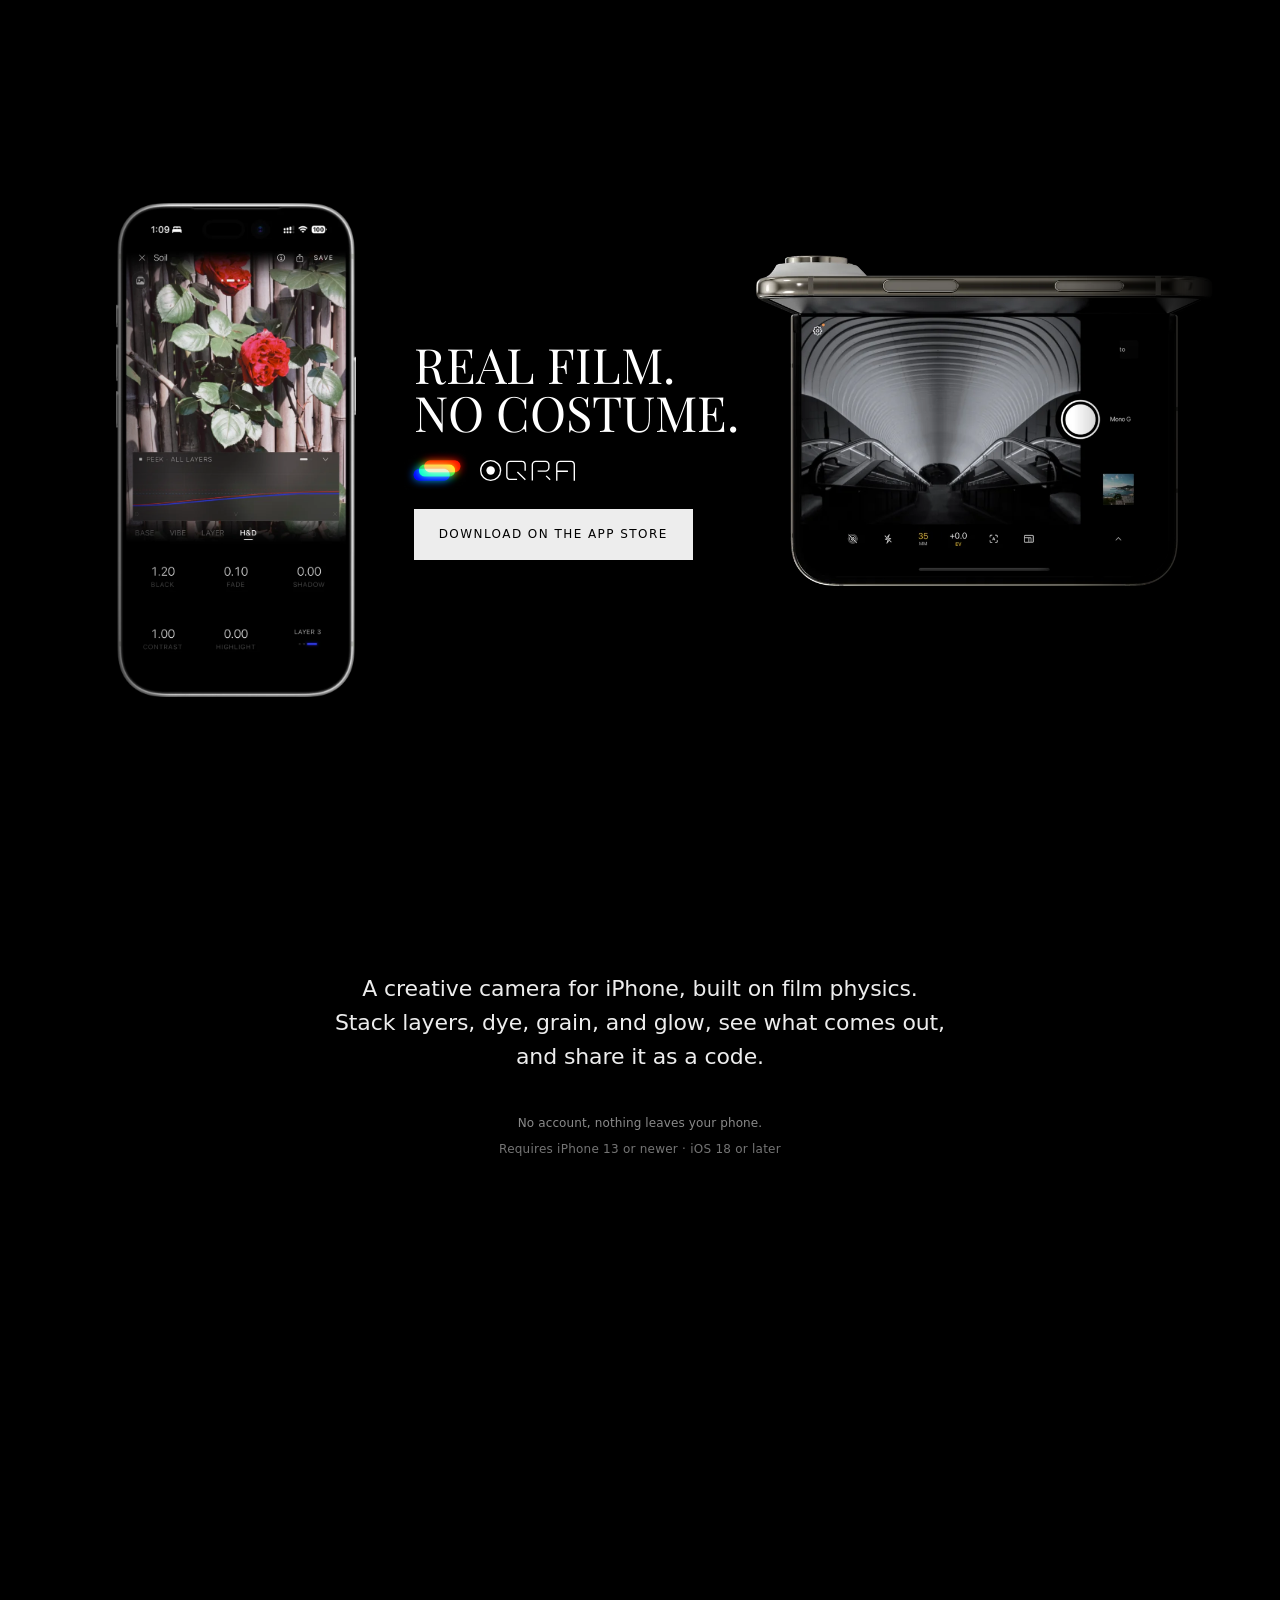
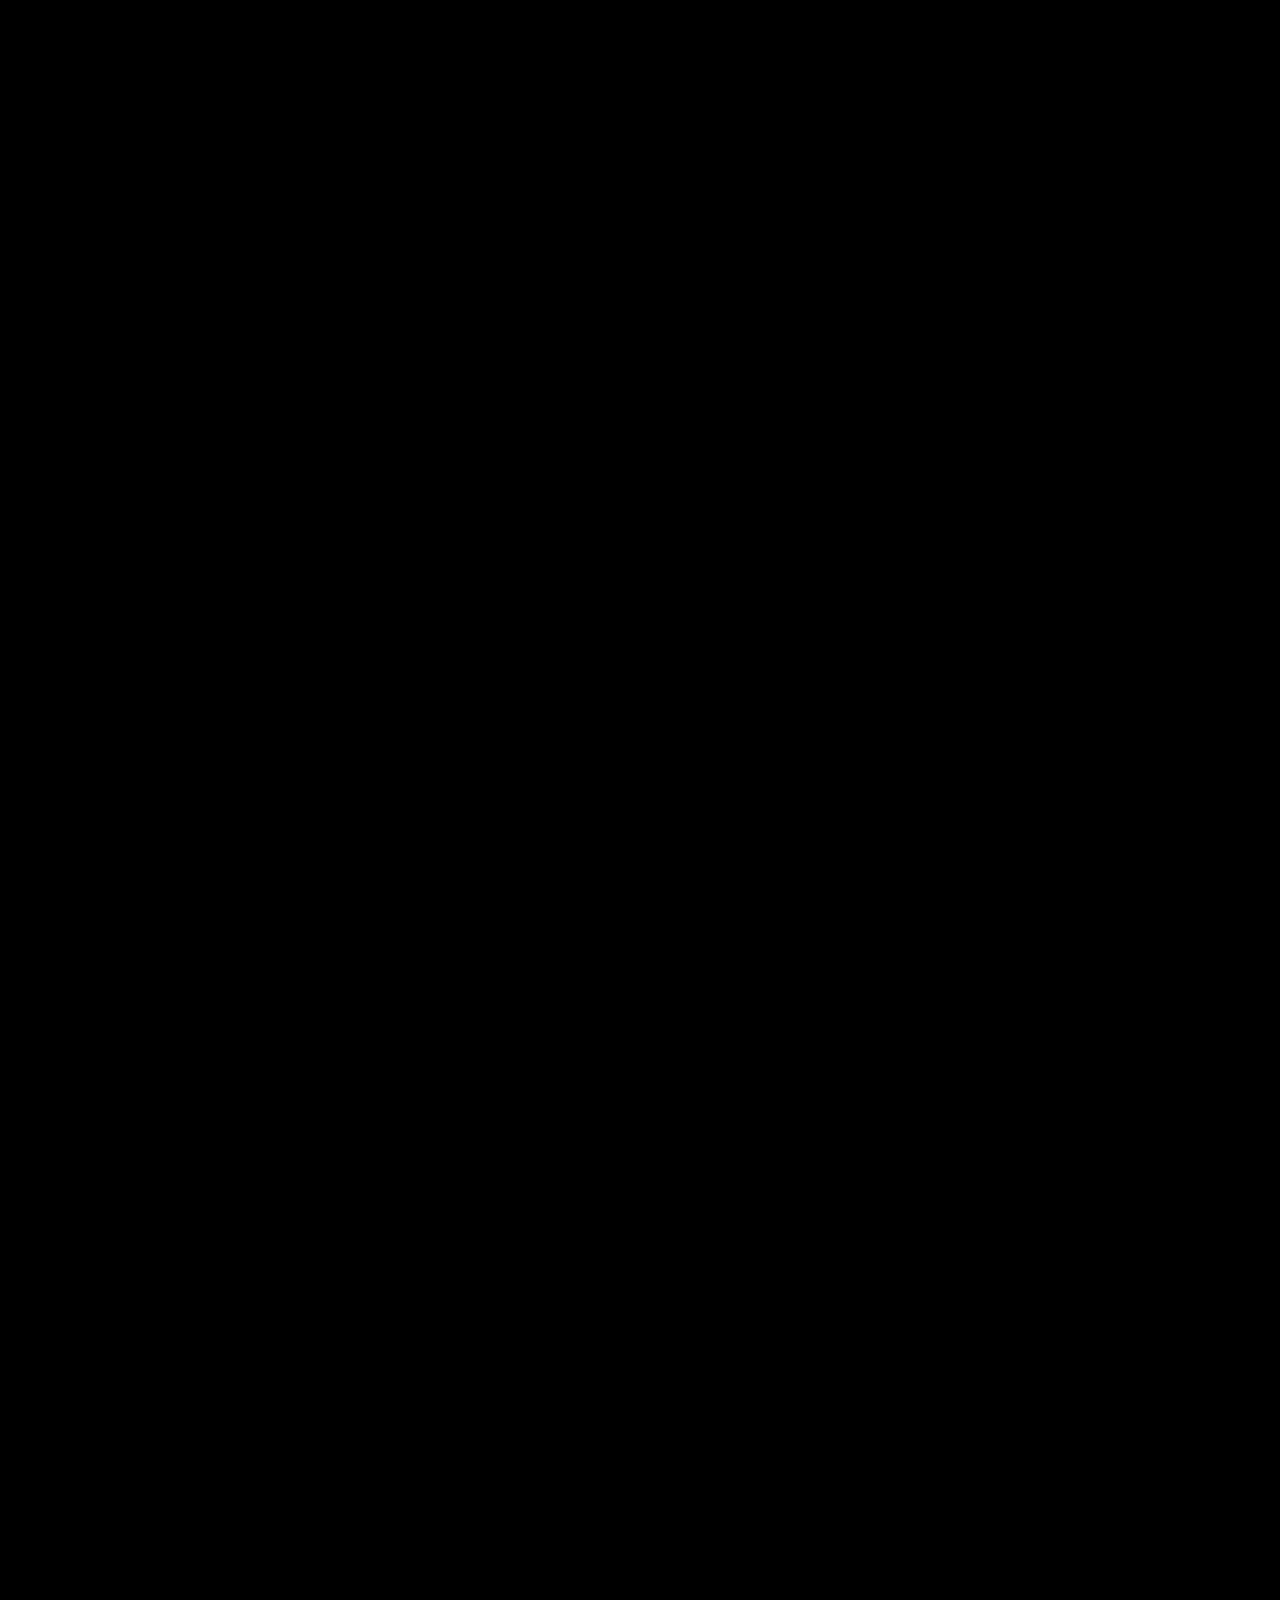
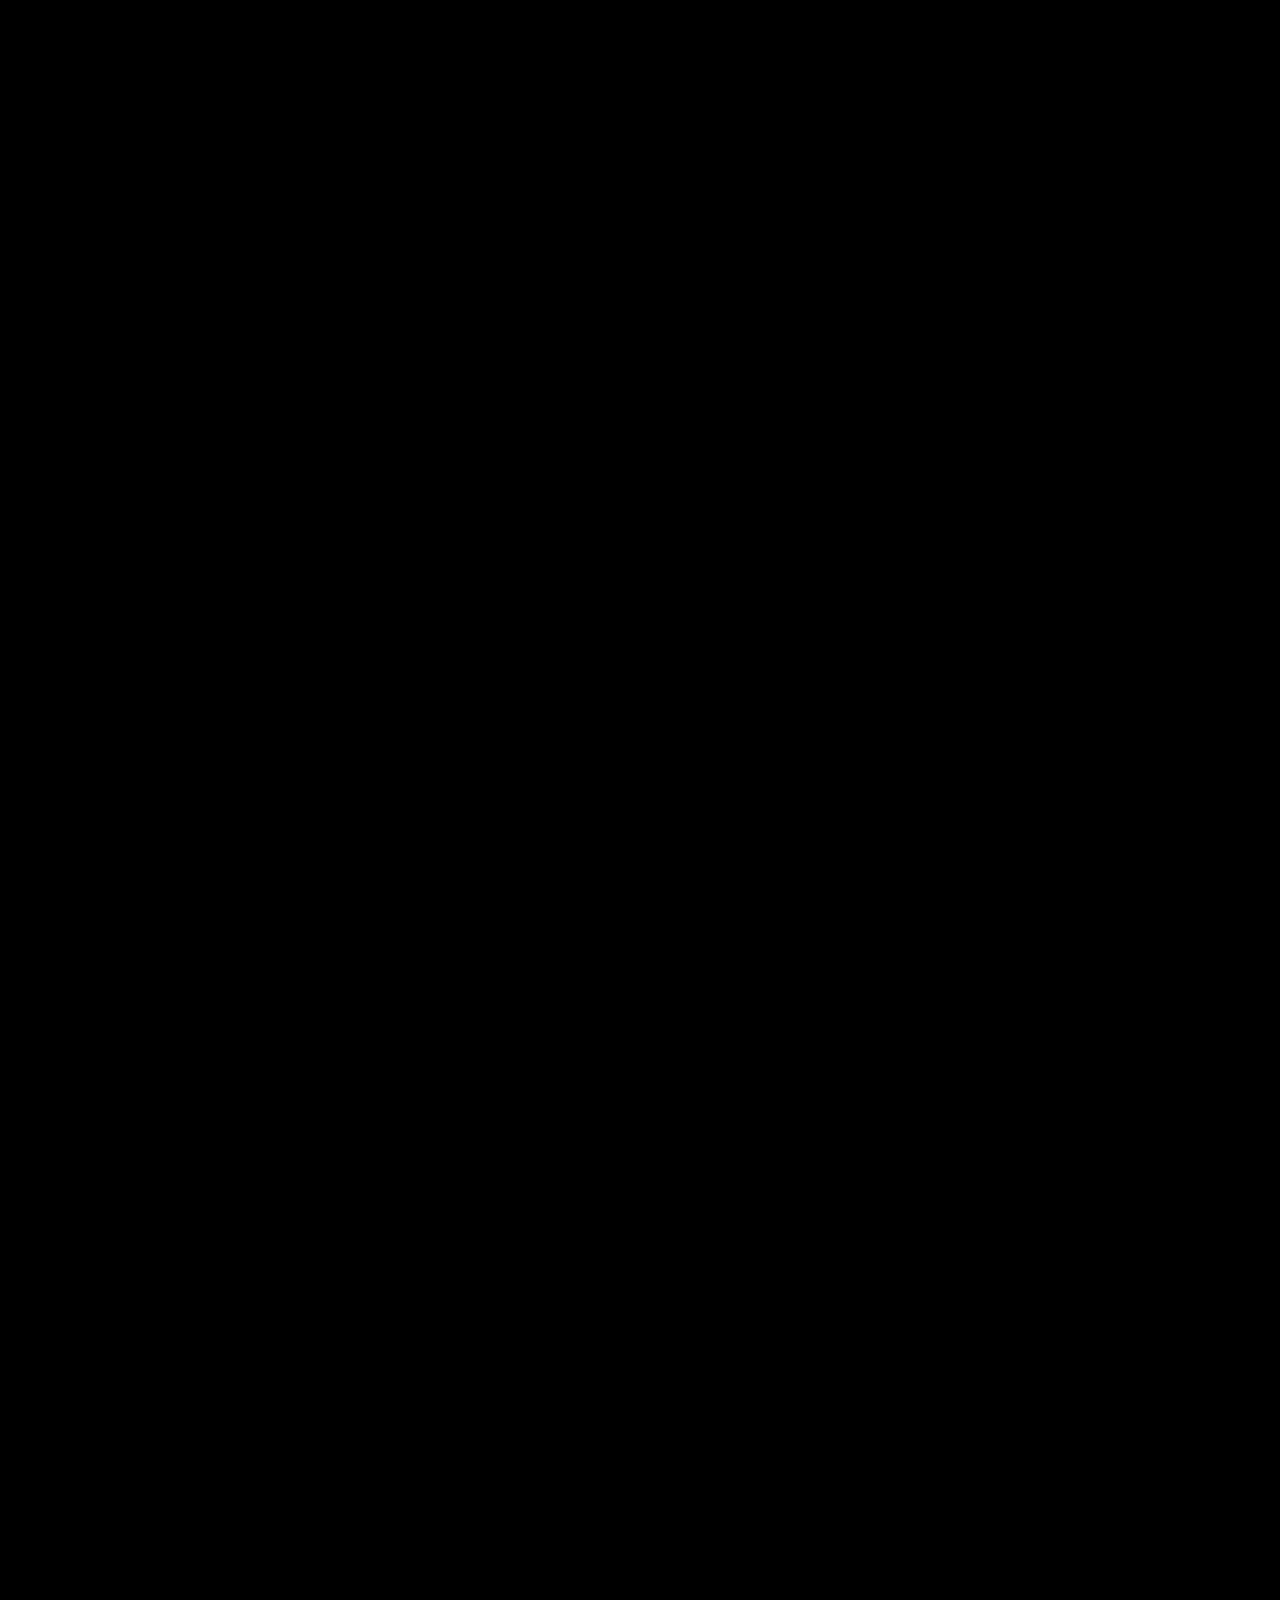
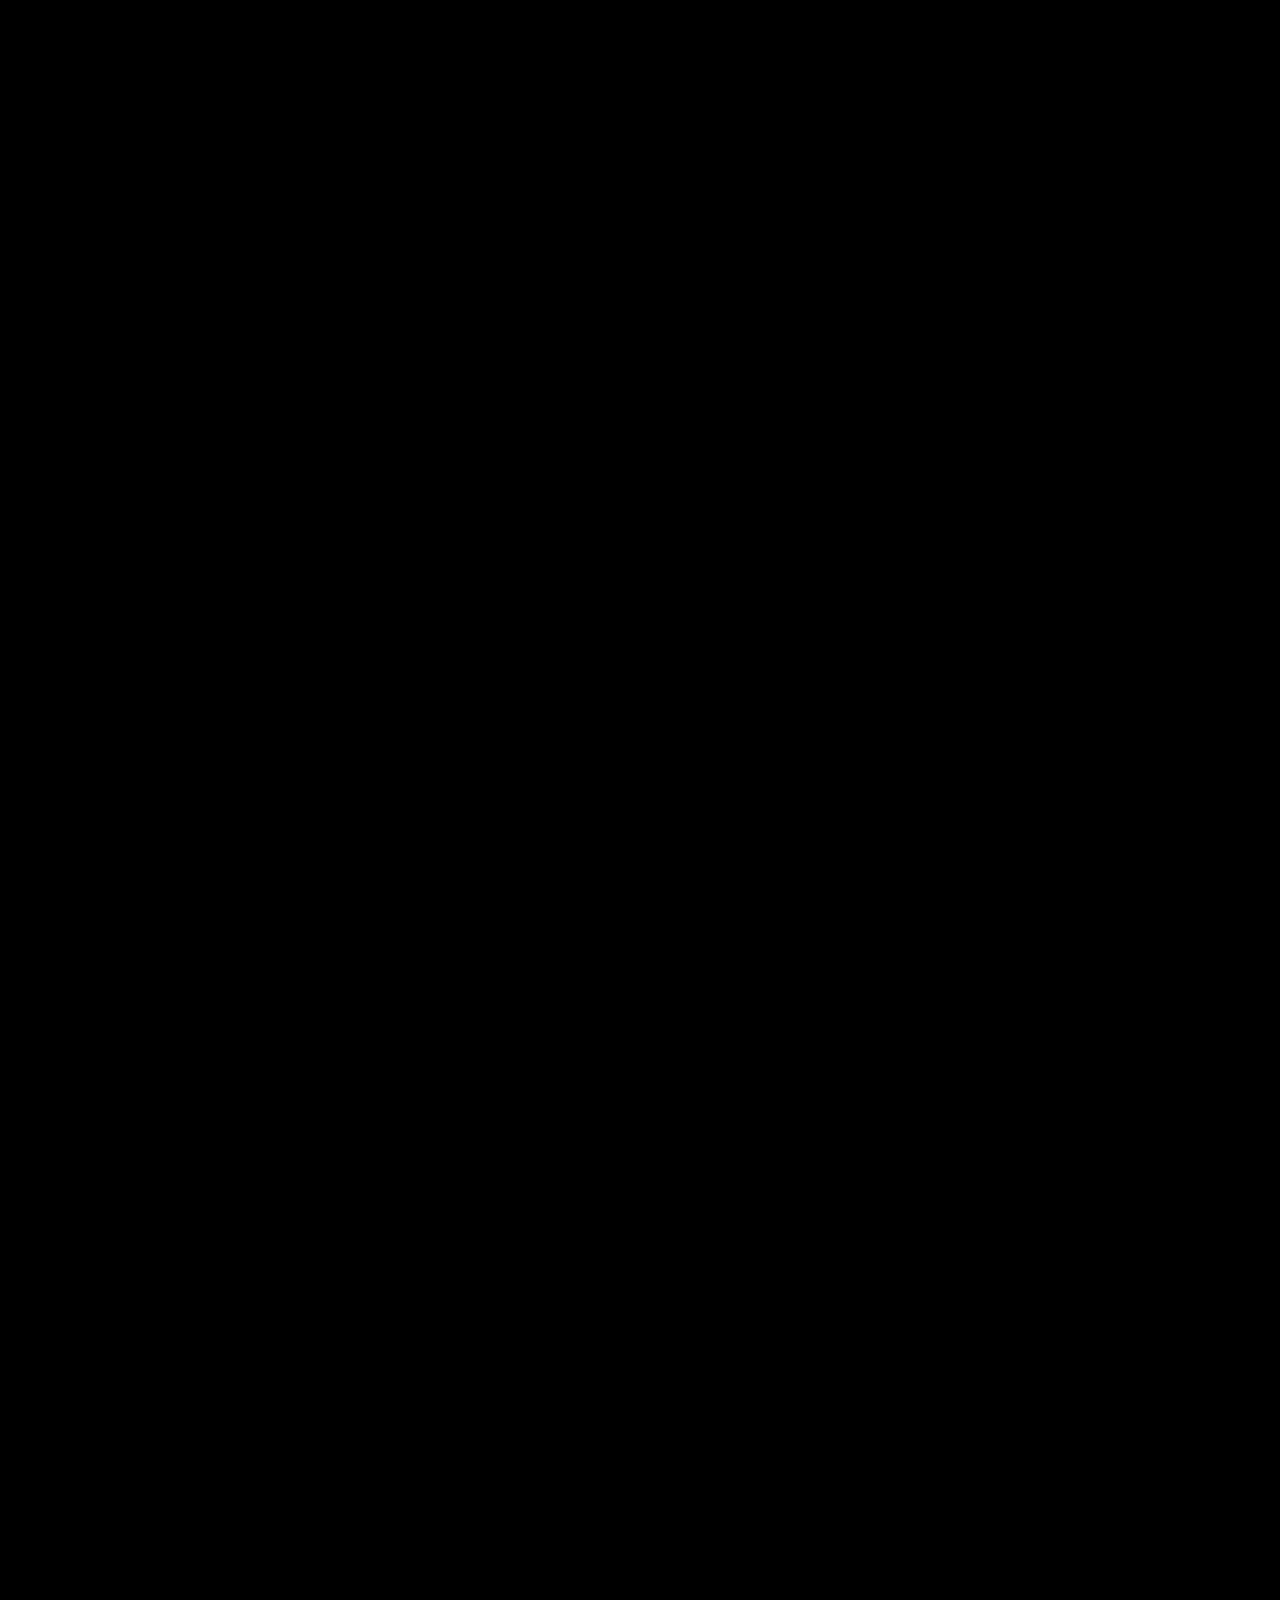
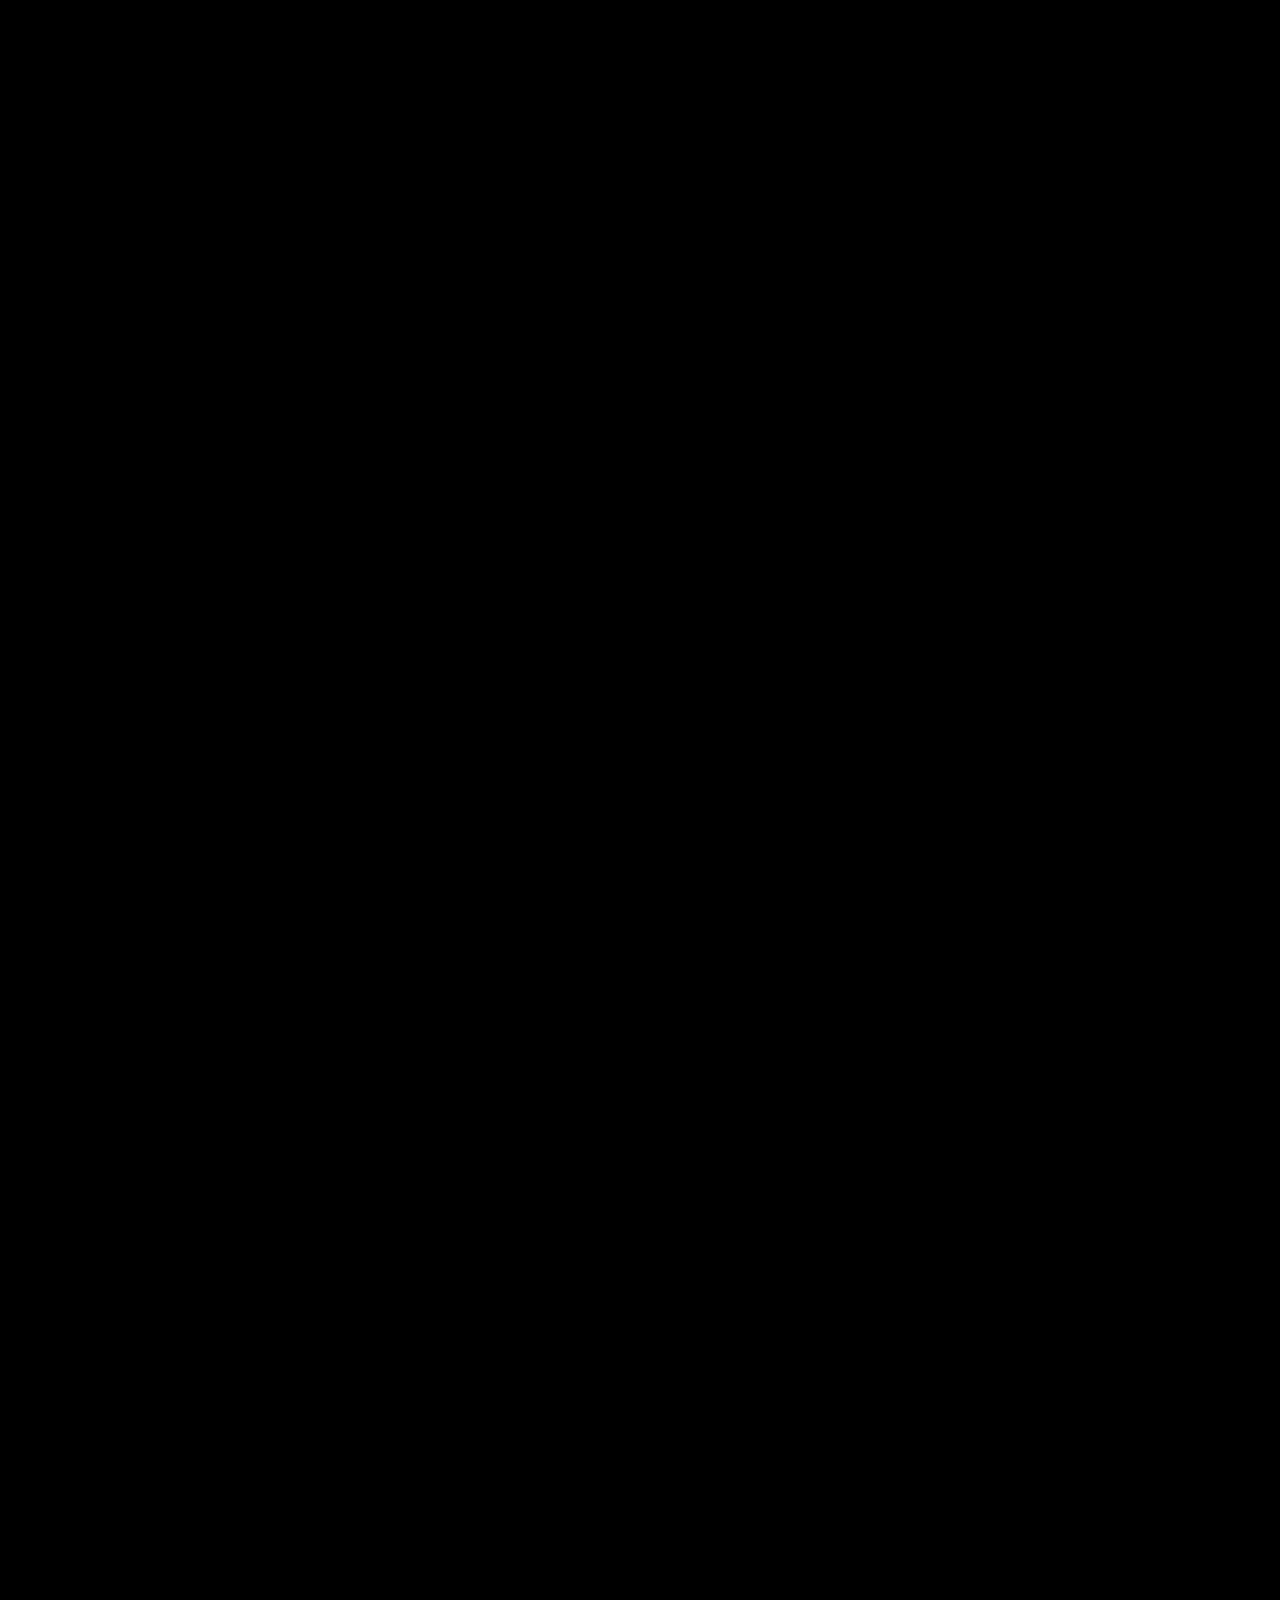
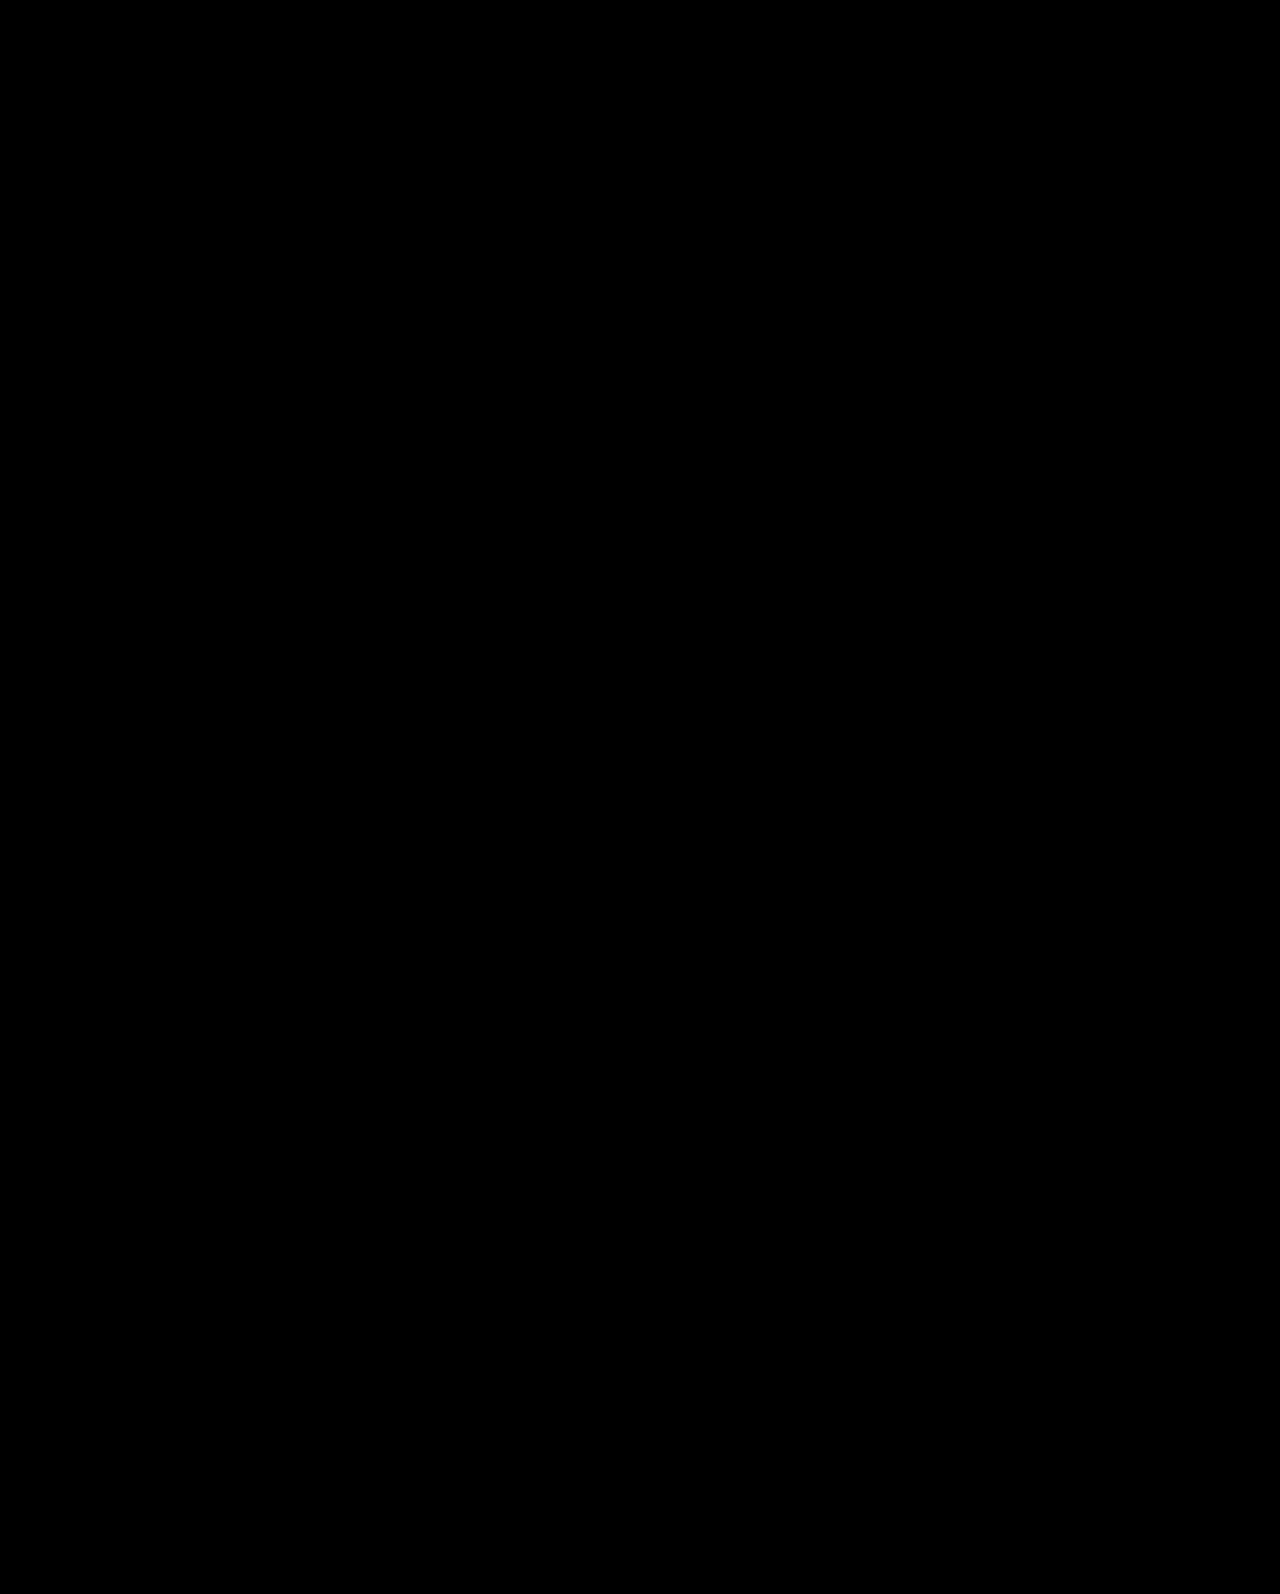
<file: index.html>
<!doctype html>
<html lang="en">
<head>
  <meta charset="utf-8" />
  <meta name="viewport" content="width=device-width, initial-scale=1" />
  <title>Oqra — a hybrid film camera for iPhone</title>
  <meta name="description" content="Oqra is a creative camera for iPhone, built on film physics. Build a preset from layers of dye, grain, and halation, then shoot with it, all on your device." />
  <link rel="canonical" href="https://oqra.app/" />
  <meta name="theme-color" content="#000000" />
  <meta name="apple-mobile-web-app-capable" content="yes" />
  <meta name="apple-mobile-web-app-status-bar-style" content="black-translucent" />
  <meta name="format-detection" content="telephone=no" />

  <!-- Open Graph / social -->
  <meta property="og:type" content="website" />
  <meta property="og:title" content="Oqra — a hybrid film camera for iPhone" />
  <meta property="og:description" content="A creative camera for iPhone, built on film physics. Load a preset or build your own, all on device." />
  <meta property="og:url" content="https://oqra.app/" />
  <meta property="og:image" content="https://oqra.app/assets/img/oqra-icon-1024.png" />
  <meta property="og:image:width" content="1024" />
  <meta property="og:image:height" content="1024" />
  <meta name="twitter:card" content="summary_large_image" />
  <meta name="twitter:image" content="https://oqra.app/assets/img/oqra-icon-1024.png" />

  <link rel="stylesheet" href="/styles.css" />
  <link rel="icon" type="image/png" href="/assets/img/oqra-mark.png" />
  <link rel="apple-touch-icon" type="image/png" href="/assets/img/oqra-apple-touch.png" />
  <link rel="manifest" href="/manifest.json" />

  <!-- Structured data (non-executable; allowed under script-src 'self'). -->
  <script type="application/ld+json">
  {
    "@context": "https://schema.org",
    "@graph": [
      {
        "@type": "SoftwareApplication",
        "name": "Oqra",
        "applicationCategory": "PhotographyApplication",
        "operatingSystem": "iOS 18+",
        "url": "https://oqra.app/",
        "image": "https://oqra.app/assets/img/oqra-icon-1024.png",
        "description": "A creative camera for iPhone, built on film physics: grain, halation, and dye, all on device. Load a preset or build your own and share it as a code.",
        "offers": { "@type": "Offer", "price": "0", "priceCurrency": "USD" }
      },
      {
        "@type": "FAQPage",
        "mainEntity": [
          { "@type": "Question", "name": "Isn't this just a filter?", "acceptedAnswer": { "@type": "Answer", "text": "No. Oqra runs a film-physics engine — every shot is rebuilt from your full-resolution RAW through light-sensitive layers, with grain, halation, and dye. The look is part of the photo, not a filter laid on top." } },
          { "@type": "Question", "name": "Does Oqra copy classic film stocks?", "acceptedAnswer": { "@type": "Answer", "text": "No. Oqra models how film behaves and leaves the look to you. Presets aren't meant to be exact replicas. They're for playing and experimenting." } },
          { "@type": "Question", "name": "What is a preset, and how do I make or share one?", "acceptedAnswer": { "@type": "Answer", "text": "A preset is a look you load, then point and shoot. Build your own in the editor and save it to your collection. Every preset folds into a recipe: share it as a link or QR code, and anyone with Oqra can add it." } },
          { "@type": "Question", "name": "Do my photos stay private?", "acceptedAnswer": { "@type": "Answer", "text": "Yes — everything develops on your phone. No account, no servers, nothing uploaded." } },
          { "@type": "Question", "name": "What iPhone do I need, and do I need a Pro?", "acceptedAnswer": { "@type": "Answer", "text": "iPhone 13 or newer, on iOS 18 or later. You do not need a Pro — Pro models capture Apple ProRAW, every other iPhone captures full-resolution DNG, and Oqra develops both." } }
        ]
      }
    ]
  }
  </script>
</head>
<body>

<!-- Page light (decorative). light.js picks the image for the section on screen from its
     data-light; hero.js fades the layer in as the hero scrolls away. -->
<div class="page-light" aria-hidden="true"><img alt=""></div>

<!-- ============================== NAV ============================== -->
<nav class="nav">
  <a class="nav__brand" href="#top" aria-label="Oqra — home"><img class="nav__logo" src="/assets/img/oqra-logo.png" alt="" width="240" height="146" /><img class="nav__wordmark" src="/assets/img/hero/oqra-wordmark.svg" alt="" width="392" height="88" /></a>
  <div class="nav__links">
    <a class="is-secondary" href="#features">Develop</a>
    <a class="is-secondary" href="#compare">See it</a>
    <a class="is-secondary" href="#build">Build &amp; share</a>
    <a href="#support">Support</a>
  </div>
</nav>

<main>

<!-- ============================== HERO ============================== -->
<section class="hero" id="top">
  <!-- The App Store poster: one row when the window is square or wider. Taller
       windows get two frames that hero.js pins and crossfades. All sizing derives
       from --u / --type in styles.css. -->
  <div class="hero__stage">
    <div class="hero__pin">

      <div class="hero__frame hero__frame--a">
        <div class="hero__copy">
          <h1>Real film.<br>No costume.</h1>
          <div class="hero__brand">
            <img class="hero__mark" src="/assets/img/oqra-logo.png" alt="" width="240" height="146" />
            <img class="hero__wordmark" src="/assets/img/hero/oqra-wordmark.svg" alt="Oqra" width="392" height="88" />
          </div>
          <div class="btn-row download-links" id="download">
            <a class="btn btn--primary" href="https://apps.apple.com/us/app/oqra-cam/id6797194544">Download on the App Store</a>
          </div>
        </div>
        <img class="hero__device hero__device--camera"
             src="/assets/img/hero/camera-1450.webp"
             srcset="/assets/img/hero/camera-800.webp 800w, /assets/img/hero/camera-1450.webp 1450w"
             sizes="(min-aspect-ratio: 1/1) 39vw, 100vw"
             alt="The Oqra camera viewfinder on an iPhone held sideways, framing a curved white tunnel"
             width="1450" height="1048" decoding="async" fetchpriority="high" />
      </div>

      <div class="hero__frame hero__frame--b">
        <img class="hero__device hero__device--edit"
             src="/assets/img/hero/edit-1100.webp"
             srcset="/assets/img/hero/edit-640.webp 640w, /assets/img/hero/edit-1100.webp 1100w"
             sizes="(min-aspect-ratio: 1/1) 21vw, 62vw"
             alt="The Oqra editor on an iPhone, with a red rose above the film-layer controls"
             width="1100" height="2268" decoding="async" />
        <p class="lead hero__lead">
          A creative camera for iPhone, built on film physics. Stack layers, dye,
          grain, and glow, see what comes out, and share it as a code.
        </p>
      </div>

    </div>
  </div>

  <div class="hero__intro download-links">
    <p class="hero__free">No account, nothing leaves your phone.</p>
    <p class="hero__req">Requires iPhone&nbsp;13 or newer · iOS&nbsp;18 or later</p>
  </div>
</section>

<!-- ============================== IMMERSIVE SAMPLES (shot on Oqra) ============================== -->
<section class="gallery" id="scenes" data-light="scene-6" aria-roledescription="carousel" aria-label="Photos shot on Oqra">
  <h2 class="gallery__title">Shot on Oqra</h2>
  <div class="gallery__stage" tabindex="0" role="group" aria-label="Photo gallery — swipe or use the arrow keys">
    <img class="gallery__img is-active" src="/assets/img/scenes/scene-6.webp" alt="A blue bay seen over tiled rooftops, with a breakwater and seaside hotels under a green headland, shot on Oqra" width="1050" height="1400" loading="lazy" decoding="async" draggable="false" />
    <img class="gallery__img" data-src="/assets/img/scenes/scene-7.webp" alt="Fireworks bursting over a beach, two people silhouetted at the water's edge, shot on Oqra" width="1050" height="1400" loading="lazy" decoding="async" draggable="false" />
    <img class="gallery__img" data-src="/assets/img/scenes/scene-8.webp" alt="Log steps climbing through a dark, misty forest, shot on Oqra" width="1050" height="1400" loading="lazy" decoding="async" draggable="false" />
    <img class="gallery__img" data-src="/assets/img/scenes/scene-1.webp" alt="Snow-capped mountains and a ski slope, shot on Oqra" width="1050" height="1400" loading="lazy" decoding="async" draggable="false" />
    <img class="gallery__img" data-src="/assets/img/scenes/scene-2.webp" alt="An old tiled-roof temple in foliage at dusk, shot on Oqra" width="1049" height="1400" loading="lazy" decoding="async" draggable="false" />
    <img class="gallery__img" data-src="/assets/img/scenes/scene-3.webp" alt="A cherry-blossom tree in full bloom, shot on Oqra" width="1050" height="1400" loading="lazy" decoding="async" draggable="false" />
    <img class="gallery__img" data-src="/assets/img/scenes/scene-4.webp" alt="A museum interior in black and white, shot on Oqra" width="1050" height="1400" loading="lazy" decoding="async" draggable="false" />
    <img class="gallery__img" data-src="/assets/img/scenes/scene-5.webp" alt="A waterfront cycle path at dusk under a curving canopy, city lights along the lake, shot on Oqra" width="1050" height="1400" loading="lazy" decoding="async" draggable="false" />
  </div>
  <div class="gallery__controls">
    <button type="button" class="gallery__nav" data-dir="-1" aria-label="Previous photo">
      <svg viewBox="0 0 14 14" aria-hidden="true"><path d="M9.5 1 L3.5 7 L9.5 13" fill="none" stroke="currentColor" stroke-width="1.5"/></svg>
    </button>
    <span class="gallery__counter" aria-live="polite" aria-atomic="true">01 / 08</span>
    <button type="button" class="gallery__nav" data-dir="1" aria-label="Next photo">
      <svg viewBox="0 0 14 14" aria-hidden="true"><path d="M4.5 1 L10.5 7 L4.5 13" fill="none" stroke="currentColor" stroke-width="1.5"/></svg>
    </button>
  </div>
</section>

<!-- ============================== FEATURES ============================== -->
<section class="divided" id="features" data-light="build-7-halation">
  <div class="container--wide">
    <!-- Develop: scroll-driven, sticky build-up. ONE real Snow capture
         (developed through a shared Verdigris recipe) walked through the whole
         pipeline — 9 real FilmBoCore renders (raw capture → developed signal →
         the film build-up) wiped in vertically, led by a black bar, as the
         section scrolls. Engine pitch pins on the left; the frame builds on the
         right. stepper.js maps scroll progress → per-image clip-path + caption. -->
    <div class="develop" id="develop">
      <div class="develop__sticky">
        <div class="develop__grid">
          <div class="develop__text">
            <p class="tag">Capture, then develop</p>
            <h2 class="develop__title">A camera on one side, a darkroom on the other.</h2>
          </div>
          <div class="develop__stage">
            <div class="develop__frame" role="img" aria-label="One real snow photo being developed, step by step: the raw capture, then Apple's developed photo, then the layers adding their colour and grain, a warm glow around the highlights, and a final tint on the finished frame.">
            <img class="develop__img" data-i="0" data-name="Raw capture" data-sub="Straight from the camera, untouched" src="/assets/img/samples/build-0-raw.webp" alt="The raw iPhone capture, straight from the camera" width="900" height="900" loading="lazy" decoding="async" draggable="false" />
            <img class="develop__img" data-i="1" data-name="Developed" data-sub="Apple's RAW processing — cleaned up and colour-corrected" src="/assets/img/samples/build-1-capture.webp" alt="The capture after Apple's RAW processing" width="900" height="900" loading="lazy" decoding="async" draggable="false" />
            <img class="develop__img" data-i="2" data-name="One layer, silver" data-sub="The first light-sensitive layer turns light into tone" src="/assets/img/samples/build-2-silver.webp" alt="The first layer turned to grey tone" width="900" height="900" loading="lazy" decoding="async" draggable="false" />
            <img class="develop__img" data-i="3" data-name="One layer, in colour" data-sub="That layer takes on its colour, and its grain" src="/assets/img/samples/build-3-record.webp" alt="That layer in colour, with its grain" width="900" height="900" loading="lazy" decoding="async" draggable="false" />
            <img class="develop__img" data-i="4" data-name="Two layers" data-sub="The green-sensitive layer adds its colour" src="/assets/img/samples/build-4-two.webp" alt="Two layers combined — green added" width="900" height="900" loading="lazy" decoding="async" draggable="false" />
            <img class="develop__img" data-i="5" data-name="Three layers" data-sub="The blue-sensitive layer joins in" src="/assets/img/samples/build-5-three.webp" alt="Three layers combined — blue added" width="900" height="900" loading="lazy" decoding="async" draggable="false" />
            <img class="develop__img" data-i="6" data-name="Four layers" data-sub="The last layer balances the whole colour" src="/assets/img/samples/build-6-four.webp" alt="All four layers — colour balanced" width="900" height="900" loading="lazy" decoding="async" draggable="false" />
            <img class="develop__img" data-i="7" data-name="Halation" data-sub="A warm glow blooms around the brightest spots" src="/assets/img/samples/build-7-halation.webp" alt="A warm glow around the brightest highlights" width="900" height="900" loading="lazy" decoding="async" draggable="false" />
            <img class="develop__img" data-i="8" data-name="The print" data-sub="A final tint lands — your finished frame" src="/assets/img/samples/build-8-tint.webp" alt="The finished frame after the final tint" width="900" height="900" loading="lazy" decoding="async" draggable="false" />
            <div class="develop__bar" aria-hidden="true"></div>
            <div class="develop__cap">
              <span class="develop__name" id="buildName">Raw capture</span>
              <span class="develop__sub" id="buildSub">Straight from the camera, before any developing</span>
              <span class="develop__count" id="buildCount" aria-hidden="true">01 / 09</span>
            </div>
            </div>
            <div class="develop__scrub" role="slider" tabindex="0"
                 aria-label="Develop the photo — drag to move through the stages"
                 aria-valuemin="0" aria-valuemax="8" aria-valuenow="8">
              <div class="develop__scrub-gray" aria-hidden="true"></div>
              <div class="develop__scrub-color" aria-hidden="true"></div>
              <div class="develop__scrub-handle" aria-hidden="true">‹ ›</div>
            </div>
            <button type="button" class="develop__replay" id="developReplay">
              <svg class="develop__replay-icon" viewBox="0 0 24 24" fill="none" stroke="currentColor" stroke-width="2" stroke-linecap="square" stroke-linejoin="miter" aria-hidden="true">
                <polyline points="1 4 1 10 7 10" />
                <path d="M3.51 15a9 9 0 1 0 2.13-9.36L1 10" />
              </svg>
              Replay
            </button>
          </div>
          <p class="develop__intro">A film-physics engine builds the look from
             light-sensitive layers, each with its own tone, dye, and grain —
             the way film does. The look is developed <em>into</em> the
             photo, not a filter on top.</p>
        </div>
      </div>
    </div>
  </div>
</section>

<!-- ============================== SEE THE FILMS (before / after) ============================== -->
<section class="divided" id="compare" data-light="street_golden">
  <div class="container">
    <p class="tag">See the presets</p>
    <h2>The same frame, two ways.</h2>
    <p class="lead">
      Drag the divider — left is the original photo, right is the same shot
      developed through Oqra's film engine. Switch the scene and the preset below.
    </p>

    <div class="ba" id="ba" style="--split:50%;" tabindex="0"
         role="slider" aria-label="Before / after reveal — drag, or use the left and right arrow keys"
         aria-valuemin="0" aria-valuemax="100" aria-valuenow="50" aria-valuetext="50% developed">
      <img class="ba__img ba__after"  id="baAfter"  src="/assets/img/samples/street_golden.webp" alt="Developed in Oqra" width="1024" height="1024" loading="lazy" decoding="async" draggable="false" />
      <img class="ba__img ba__before" id="baBefore" src="/assets/img/samples/street_og.webp" alt="Original capture" width="1024" height="1024" loading="lazy" decoding="async" draggable="false" />
      <span class="ba__label ba__label--l">Original</span>
      <span class="ba__label ba__label--r" id="baLabelR">Golden</span>
      <div class="ba__line"><div class="ba__handle" aria-hidden="true">‹ ›</div></div>
    </div>

    <div class="ba__controls">
      <div class="seg" id="sceneSeg" aria-label="Scene">
        <button class="active" type="button" data-scene="street">Street</button>
        <button type="button" data-scene="bay">Bay</button>
        <button type="button" data-scene="river">River</button>
        <button type="button" data-scene="pier">Pier</button>
        <button type="button" data-scene="cherry">Cherry</button>
      </div>
      <div class="seg" id="lookSeg" aria-label="Preset">
        <button class="active" type="button" data-look="golden">Golden</button>
        <button type="button" data-look="sunburn">Sunburn</button>
        <button type="button" data-look="window">Window</button>
        <button type="button" data-look="monor">Mono R</button>
      </div>
      <p class="ba__note" id="baNote">Warm, peach-toned light</p>
    </div>
  </div>
</section>

<!-- ============================== BUILD & SHARE ============================== -->
<section class="divided prose" id="build" data-light="edit-1000">
  <div class="container--wide">
    <p class="tag">Build &amp; share</p>
    <h2>Build your own preset, then share it</h2>
    <p class="lead">A preset is a look you build layer by layer. It doesn't have to
      match any film stock. Every preset folds into a recipe you can share as a
      link or QR code.</p>

    <!-- Two groups in one row: sideways.js pins this and turns scrolling down into
         moving left. The second group stays hidden until the first fades away, and the
         intro swaps with them. Without JS the row swipes by hand and both intros show. -->
    <div class="flows">
      <div class="flows__pin">
        <div class="flows__caps">
          <div class="flow__cap">
            <h3>Build &amp; collect</h3>
            <p>Keep your presets in a collection, one tap from shooting. Open one to tune its tint, halation, and dye.</p>
          </div>
          <div class="flow__cap">
            <h3>Share</h3>
            <p>Send a preset as a QR code or a link. Or develop a shot into a poster: Oqra Morse, the line of dots along its edge, carries the recipe.</p>
          </div>
        </div>
        <div class="flows__window">
          <div class="flows__track">
            <div class="flows__pair">
              <img class="flow__shot flow__shot--wide" src="/assets/img/flow/edit-1000.webp" srcset="/assets/img/flow/edit-1000.webp 1000w, /assets/img/flow/edit-1800.webp 1800w" sizes="(min-aspect-ratio: 1/1) 55vw, 100vw" alt="The Oqra film editor held sideways: a night harbour photo beside tint, saturation, halation, and dye controls" width="1800" height="1308" loading="lazy" decoding="async" draggable="false" />
              <img class="flow__shot flow__shot--tall" src="/assets/img/flow/collection-640.webp" srcset="/assets/img/flow/collection-640.webp 640w, /assets/img/flow/collection-1073.webp 1073w" sizes="(min-aspect-ratio: 1/1) 25vw, 60vw" alt="The Oqra collection: a grid of saved films, with a starred section on top" width="1073" height="2226" loading="lazy" decoding="async" draggable="false" />
            </div>
            <div class="flows__pair">
              <img class="flow__shot flow__shot--wide" src="/assets/img/flow/process-1000.webp" srcset="/assets/img/flow/process-1000.webp 1000w, /assets/img/flow/process-1800.webp 1800w" sizes="(min-aspect-ratio: 1/1) 55vw, 100vw" alt="The Oqra process screen held sideways: a white-bordered print of a night street, with a dotted code along its bottom edge" width="1800" height="1308" loading="lazy" decoding="async" draggable="false" />
              <img class="flow__shot flow__shot--tall" src="/assets/img/flow/qr-640.webp" srcset="/assets/img/flow/qr-640.webp 640w, /assets/img/flow/qr-1081.webp 1081w" sizes="(min-aspect-ratio: 1/1) 25vw, 60vw" alt="The Oqra share screen: a QR code for a film called STD, with an oqra.app link" width="1081" height="2226" loading="lazy" decoding="async" draggable="false" />
            </div>
          </div>
        </div>
      </div>
    </div>
  </div>
</section>

<!-- ============================== BUILT FOR IPHONE (native capture) ============================== -->
<section class="divided" id="native" data-light="native-control">
  <div class="container--wide">
    <!-- Taller than square, sideways.js pins the head and moves only the cards left. -->
    <div class="native-run">
    <div class="native-run__pin">
    <p class="tag">Built for iPhone</p>
    <h2>Shoot before you even unlock.</h2>
    <p class="lead">Click the Camera Control button on your Lock Screen and Oqra is
      already capturing — no unlock, no app-switch.</p>
    <div class="native-run__window">
    <div class="features">
      <div class="feature">
        <div class="feature__banner">
          <img src="/assets/img/app/native-control.webp" alt="Oqra's on-screen camera controls on iPhone" width="1200" height="600" loading="lazy" decoding="async" />
        </div>
        <div class="feature__text">
          <h3>Camera Control ready</h3>
          <p>Frame, focus, and shoot from the Lock Screen button<span class="ref">*</span> — no unlock, no app-switch.</p>
        </div>
      </div>
      <div class="feature">
        <div class="feature__banner">
          <img src="/assets/img/app/native-raw.webp" alt="Oqra's capture settings — 48 MP photo size and RAW style" width="760" height="380" loading="lazy" decoding="async" />
        </div>
        <div class="feature__text">
          <h3>ProRAW &amp; RAW</h3>
          <p>Apple&nbsp;ProRAW<span class="ref">†</span> and up to 48&nbsp;MP — developed from the best file your device captures.</p>
        </div>
      </div>
      <div class="feature">
        <div class="feature__banner">
          <img src="/assets/img/app/native-live.webp" alt="The Live Photo control switched on in Oqra" width="1200" height="600" loading="lazy" decoding="async" />
        </div>
        <div class="feature__text">
          <h3>Captures Live Photos</h3>
          <p>Your Live Photos get the same look — motion and all.</p>
        </div>
      </div>
    </div>
    </div>
    </div>
    </div>
    <p class="features-note"><span class="ref">*</span> Camera Control requires an iPhone with the Camera&nbsp;Control button.<br><span class="ref">†</span> ProRAW on Pro iPhones; full-resolution DNG on every other model.</p>
    <p class="legal-note">Apple, iPhone, Live&nbsp;Photos, ProRAW, and Camera&nbsp;Control are trademarks of Apple&nbsp;Inc., registered in the U.S. and other countries and regions. DNG is a trademark of Adobe&nbsp;Inc. Oqra is an independent product and has not been authorized, sponsored, or otherwise approved by Apple&nbsp;Inc.</p>
  </div>
</section>

<!-- ============================== SUPPORT (Q&A + contact) ============================== -->
<section class="divided prose" id="support">
  <div class="container">
    <p class="tag">Help</p>
    <h2>Support &amp; questions</h2>
    <p class="lead">The fastest way to reach us is email — we read every message.</p>
    <div class="btn-row">
      <a class="btn btn--primary" href="mailto:support@oqra.app?subject=Oqra%20Support">Email support</a>
    </div>
    <p>Found a bug or have a request? Email
      <a href="mailto:support@oqra.app?subject=Oqra%20Bug%2FFeedback">support@oqra.app</a>
      with your iPhone model, iOS version, and a screenshot if you can.</p>

    <div class="faq">
      <details class="faq__item">
        <summary>Isn't this just a filter?</summary>
        <div class="faq__a"><p>No. Oqra runs a film-physics engine — every
          shot is rebuilt from your full-resolution RAW through light-sensitive
          layers, with grain, halation, and dye. The look is part of the photo,
          not a filter laid on top.</p></div>
      </details>
      <details class="faq__item">
        <summary>Does Oqra copy classic film stocks?</summary>
        <div class="faq__a"><p>No. Oqra models how film behaves and leaves the look
          to you. Presets aren't meant to be exact replicas. They're for playing
          and experimenting.</p></div>
      </details>
      <details class="faq__item">
        <summary>What's a preset, and how do I make or share one?</summary>
        <div class="faq__a"><p>A preset is a look you load, then point and shoot. Build
          your own in the editor — set each layer's tone, dye, grain, and contrast
          — and save it to your collection. Every preset folds into a recipe: share
          it as a link or QR code, and anyone with Oqra can add it.
          Sent one to open? Tap their oqra.app/p/… link or scan the QR and it loads
          straight in.</p></div>
      </details>
      <details class="faq__item">
        <summary>Can I apply a preset to photos I've already taken, or change it later?</summary>
        <div class="faq__a"><p>Yes to both. Open a preset in the editor, load a photo
          from your library or Files, and export it to develop and save a copy.
          Shots you take in Oqra develop as you shoot, and with
          Keep RAW Original on you can develop a RAW shot again from the
          album. That edit changes only that photo.</p></div>
      </details>
      <details class="faq__item">
        <summary>Does it shoot video, or just photos?</summary>
        <div class="faq__a"><p>Both. Alongside photos and Live&nbsp;Photos, Oqra
          records film clips up to 30&nbsp;seconds long (1920×1440, 24&nbsp;fps),
          developed through the same preset.</p></div>
      </details>
      <details class="faq__item">
        <summary>Do my photos stay private?</summary>
        <div class="faq__a"><p>Yes — everything develops on your phone. No account, no
          servers, nothing uploaded. See the <a href="/privacy">privacy policy</a>.</p></div>
      </details>
      <details class="faq__item">
        <summary>What iPhone do I need — and do I need a Pro?</summary>
        <div class="faq__a"><p>iPhone&nbsp;13 or newer, on iOS&nbsp;18 or later. You
          don't need a Pro: Pro
          models capture in Apple&nbsp;ProRAW, every other iPhone captures
          full-resolution DNG, and Oqra develops both. ProRAW gives the engine the
          most to work with, so results can vary a little with what your camera
          captures — but a non-Pro iPhone is fully supported.</p></div>
      </details>
    </div>
  </div>
</section>

</main>

<!-- ============================== FOOTER ============================== -->
<footer class="site-footer">
  <div class="site-footer__inner">
    <a class="nav__brand" href="#top" aria-label="Oqra — home"><img class="nav__logo" src="/assets/img/oqra-logo.png" alt="" width="240" height="146" /><img class="nav__wordmark" src="/assets/img/hero/oqra-wordmark.svg" alt="" width="392" height="88" /></a>
    <nav class="site-footer__links">
      <a href="#support">Support</a>
      <a href="/privacy">Privacy Policy</a>
      <a href="mailto:support@oqra.app">Contact</a>
    </nav>
    <div class="site-footer__tagline">Orchestra of Aura</div>
    <div class="site-footer__legal">© 2026 Oqra</div>
  </div>
</footer>

<script src="/scroll.js" defer></script>
<script src="/hero.js" defer></script>
<script src="/light.js" defer></script>
<script src="/compare.js" defer></script>
<script src="/stepper.js" defer></script>
<script src="/sideways.js" defer></script>
<script src="/reveal.js" defer></script>
<script src="/gallery.js" defer></script>
<script src="/nav.js" defer></script>
<script src="/faq.js" defer></script>
</body>
</html>
</file>
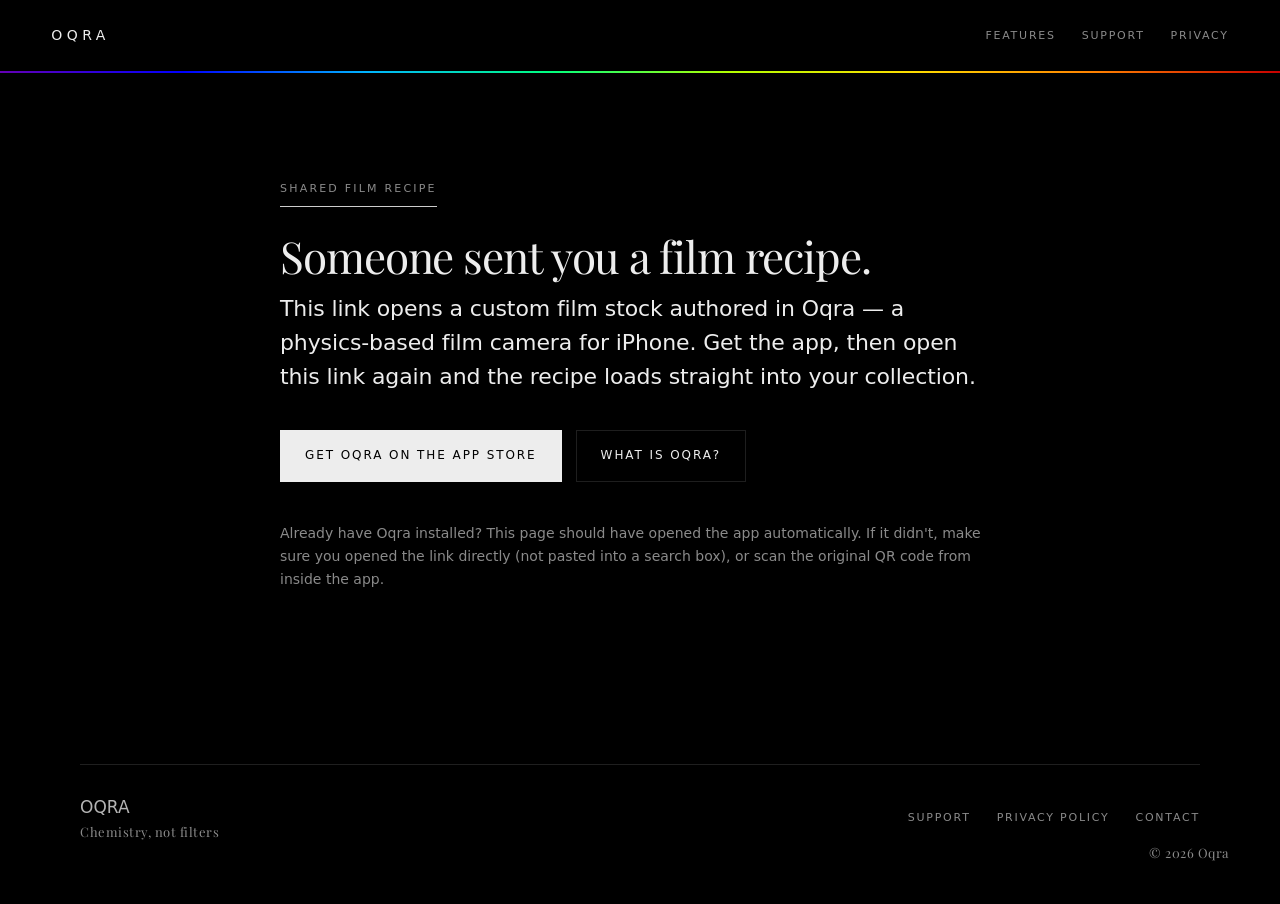
<file: p/index.html>
<!doctype html>
<html lang="en">
<head>
  <meta charset="utf-8" />
  <meta name="viewport" content="width=device-width, initial-scale=1" />
  <title>A film recipe was shared with you — Oqra</title>
  <meta name="description" content="Someone shared an Oqra film recipe with you. Get Oqra for iPhone to open it." />
  <meta name="robots" content="noindex" />
  <link rel="stylesheet" href="../styles.css" />
</head>
<body>

<nav class="nav">
  <a class="nav__brand" href="/">OQRA</a>
  <div class="nav__links">
    <a class="is-secondary" href="/index.html#features">Features</a>
    <a href="/support.html">Support</a>
    <a href="/privacy.html">Privacy</a>
  </div>
</nav>

<section class="prose">
  <div class="container">
    <p class="tag">Shared film recipe</p>
    <h1>Someone sent you a film recipe.</h1>
    <p class="lead">
      This link opens a custom film stock authored in <strong>Oqra</strong> —
      a physics-based film camera for iPhone. Get the app, then open this link
      again and the recipe loads straight into your collection.
    </p>
    <div class="btn-row">
      <!-- TODO: swap href for your App Store link -->
      <a class="btn btn--primary" href="#">Get Oqra on the App&nbsp;Store</a>
      <a class="btn" href="/index.html">What is Oqra?</a>
    </div>
    <p style="margin-top:40px;color:var(--ink-faint);font-size:14px;">
      Already have Oqra installed? This page should have opened the app
      automatically. If it didn't, make sure you opened the link directly
      (not pasted into a search box), or scan the original QR code from inside
      the app.
    </p>
  </div>
</section>

<footer class="site-footer">
  <div class="site-footer__inner">
    <div>
      <div class="site-footer__brand">OQRA</div>
      <div class="site-footer__tagline">Chemistry, not filters</div>
    </div>
    <nav class="site-footer__links">
      <a href="/support.html">Support</a>
      <a href="/privacy.html">Privacy Policy</a>
      <a href="mailto:fantasyqkm@gmail.com">Contact</a>
    </nav>
  </div>
  <div class="site-footer__legal">© 2026 Oqra</div>
</footer>

</body>
</html>
</file>
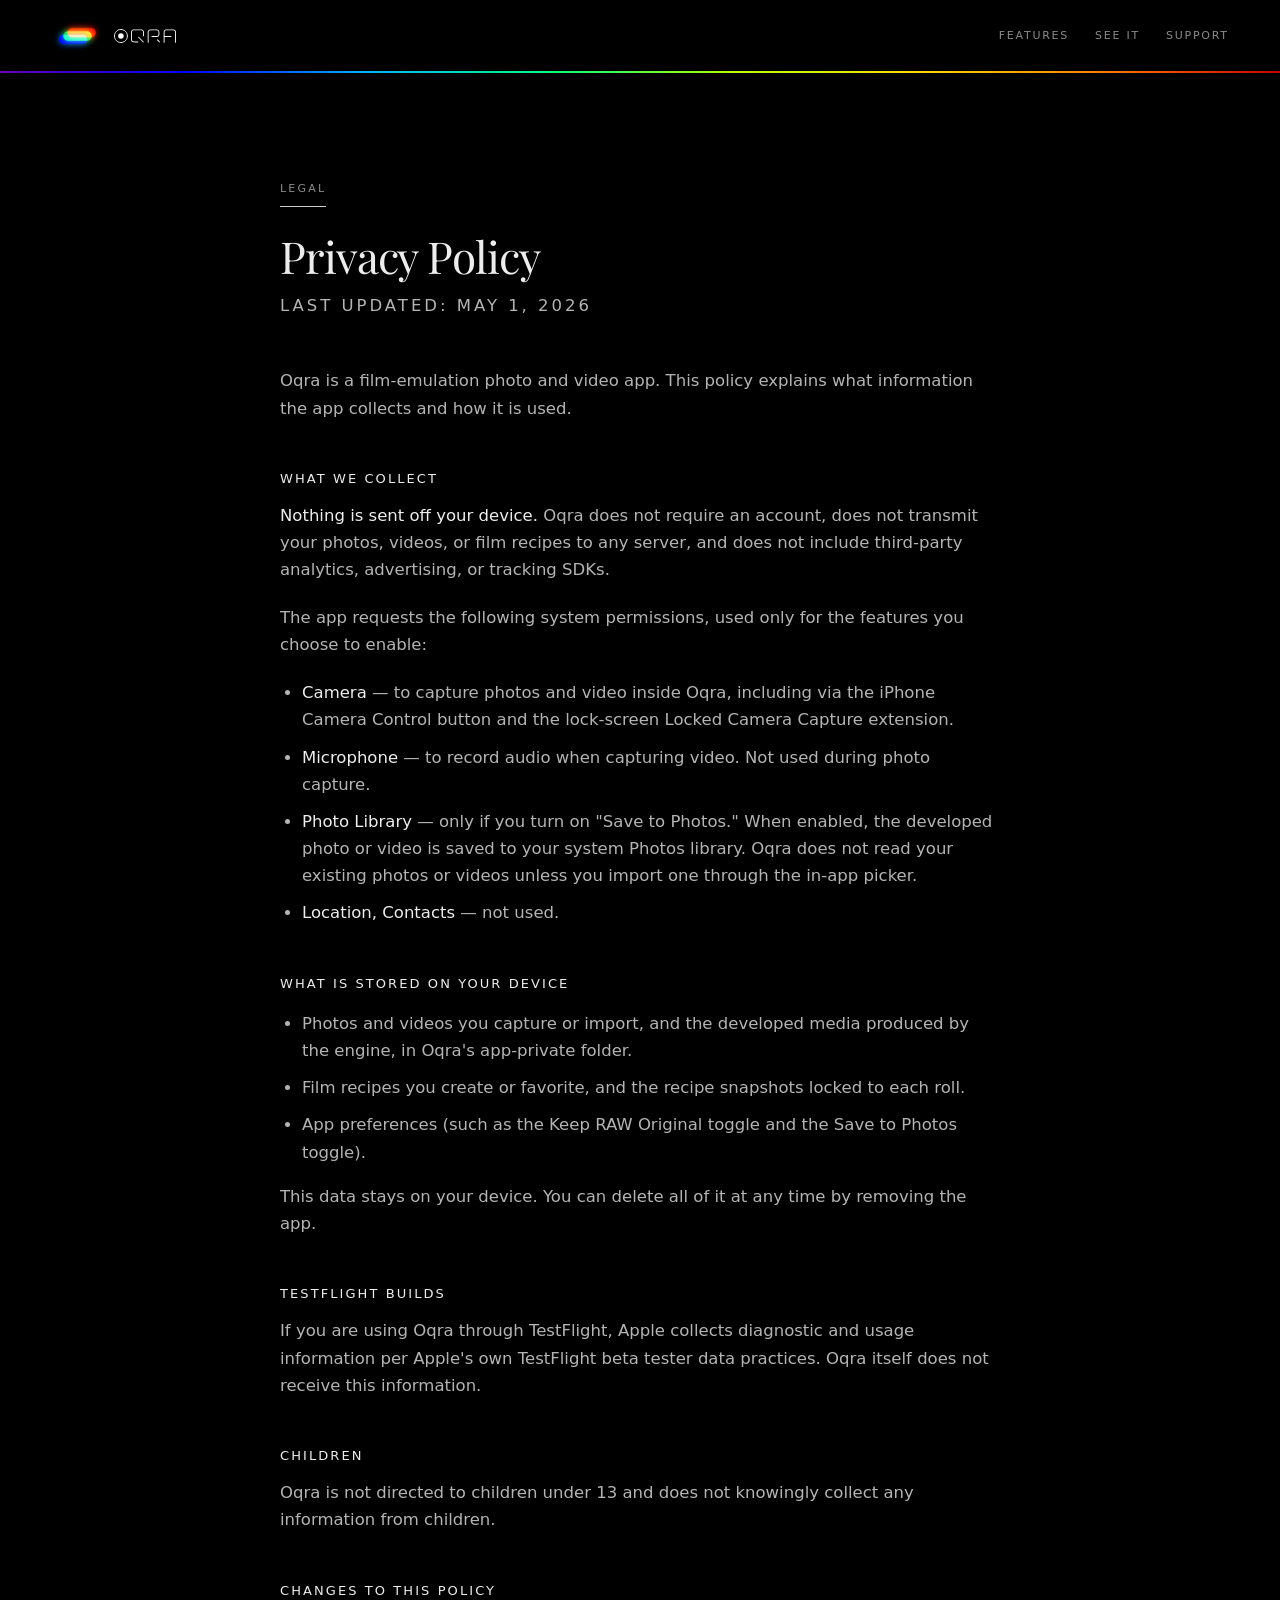
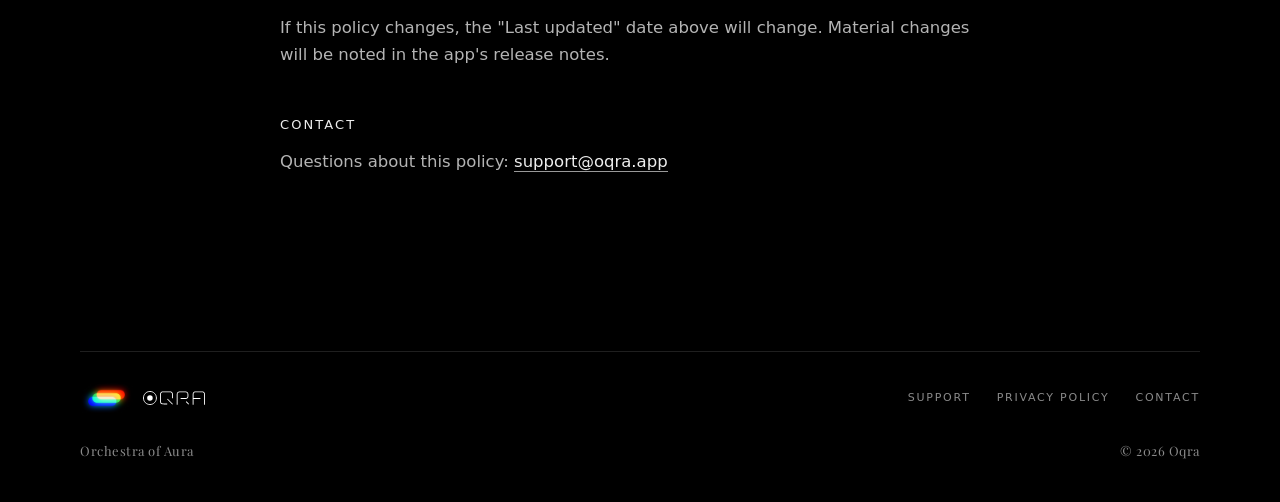
<file: privacy.html>
<!doctype html>
<html lang="en">
<head>
  <meta charset="utf-8" />
  <meta name="viewport" content="width=device-width, initial-scale=1" />
  <title>Privacy Policy — Oqra</title>
  <meta name="description" content="Oqra's privacy policy. Nothing is sent off your device — no account, no servers, no third-party tracking." />
  <link rel="canonical" href="https://oqra.app/privacy" />
  <meta name="theme-color" content="#000000" />
  <meta name="apple-mobile-web-app-capable" content="yes" />
  <meta name="apple-mobile-web-app-status-bar-style" content="black-translucent" />
  <meta name="format-detection" content="telephone=no" />

  <meta property="og:type" content="website" />
  <meta property="og:title" content="Privacy Policy — Oqra" />
  <meta property="og:description" content="Nothing is sent off your device — no account, no servers, no tracking." />
  <meta property="og:url" content="https://oqra.app/privacy" />
  <meta property="og:image" content="https://oqra.app/assets/img/oqra-icon-1024.png" />
  <meta property="og:image:width" content="1024" />
  <meta property="og:image:height" content="1024" />
  <meta name="twitter:card" content="summary_large_image" />
  <meta name="twitter:image" content="https://oqra.app/assets/img/oqra-icon-1024.png" />

  <link rel="stylesheet" href="/styles.css" />
  <link rel="icon" type="image/png" href="/assets/img/oqra-mark.png" />
  <link rel="apple-touch-icon" type="image/png" href="/assets/img/oqra-apple-touch.png" />
  <link rel="manifest" href="/manifest.json" />
</head>
<body>

<!-- ============================== NAV ============================== -->
<nav class="nav">
  <a class="nav__brand" href="/" aria-label="Oqra — home"><img class="nav__logo" src="/assets/img/oqra-logo.png" alt="" width="240" height="146" /><img class="nav__wordmark" src="/assets/img/hero/oqra-wordmark.svg" alt="" width="392" height="88" /></a>
  <div class="nav__links">
    <a class="is-secondary" href="/#features">Features</a>
    <a class="is-secondary" href="/#compare">See it</a>
    <a href="/#support">Support</a>
  </div>
</nav>

<main>

<!-- ============================== PRIVACY ============================== -->
<section class="prose" id="privacy">
  <div class="container">
    <p class="tag">Legal</p>
    <h1>Privacy Policy</h1>
    <p class="updated">Last updated: May 1, 2026</p>

    <p>
      Oqra is a film-emulation photo and video app. This policy explains what
      information the app collects and how it is used.
    </p>

    <h3>What we collect</h3>
    <p>
      <strong>Nothing is sent off your device.</strong> Oqra does not require an
      account, does not transmit your photos, videos, or film recipes to any
      server, and does not include third-party analytics, advertising, or
      tracking SDKs.
    </p>
    <p>The app requests the following system permissions, used only for the features you choose to enable:</p>
    <ul>
      <li><strong>Camera</strong> — to capture photos and video inside Oqra, including via the iPhone Camera Control button and the lock-screen Locked Camera Capture extension.</li>
      <li><strong>Microphone</strong> — to record audio when capturing video. Not used during photo capture.</li>
      <li><strong>Photo Library</strong> — only if you turn on "Save to Photos." When enabled, the developed photo or video is saved to your system Photos library. Oqra does not read your existing photos or videos unless you import one through the in-app picker.</li>
      <li><strong>Location, Contacts</strong> — not used.</li>
    </ul>

    <h3>What is stored on your device</h3>
    <ul>
      <li>Photos and videos you capture or import, and the developed media produced by the engine, in Oqra's app-private folder.</li>
      <li>Film recipes you create or favorite, and the recipe snapshots locked to each roll.</li>
      <li>App preferences (such as the Keep RAW Original toggle and the Save to Photos toggle).</li>
    </ul>
    <p>This data stays on your device. You can delete all of it at any time by removing the app.</p>

    <h3>TestFlight builds</h3>
    <p>
      If you are using Oqra through TestFlight, Apple collects diagnostic and
      usage information per Apple's own TestFlight beta tester data practices.
      Oqra itself does not receive this information.
    </p>

    <h3>Children</h3>
    <p>Oqra is not directed to children under 13 and does not knowingly collect any information from children.</p>

    <h3>Changes to this policy</h3>
    <p>If this policy changes, the "Last updated" date above will change. Material changes will be noted in the app's release notes.</p>

    <h3>Contact</h3>
    <p>Questions about this policy: <a href="mailto:support@oqra.app">support@oqra.app</a></p>
  </div>
</section>

</main>

<!-- ============================== FOOTER ============================== -->
<footer class="site-footer">
  <div class="site-footer__inner">
    <a class="nav__brand" href="/" aria-label="Oqra — home"><img class="nav__logo" src="/assets/img/oqra-logo.png" alt="" width="240" height="146" /><img class="nav__wordmark" src="/assets/img/hero/oqra-wordmark.svg" alt="" width="392" height="88" /></a>
    <nav class="site-footer__links">
      <a href="/#support">Support</a>
      <a href="/privacy">Privacy Policy</a>
      <a href="mailto:support@oqra.app">Contact</a>
    </nav>
    <div class="site-footer__tagline">Orchestra of Aura</div>
    <div class="site-footer__legal">© 2026 Oqra</div>
  </div>
</footer>

</body>
</html>
</file>
<file: styles.css>
/* ============================================================
   Oqra — official site
   ============================================================
   Design tokens MIRROR the app (Packages/FilmBoUI Tokens.swift +
   FilmBoShared/CameraChrome.swift):

     · Pure-black canvas stepped into near-black surfaces — depth
       comes from gray density + hairlines + blur, never cards or
       rounded corners.
     · SF Pro (system), LIGHT as the default weight; Regular only
       for CTAs / headings. No monospace, no bold.
     · Two-tone ink (bright value #ededed / dim label #555). COLOR
       comes ONLY from the visible SPECTRUM (the spectrogram's
       RainbowBar, 380–700nm) + the RGB logo triad — never a flat
       accent. The app's gold is utilitarian-only and is absent here.
       Primary buttons use the app's active look: bright-ink fill +
       black text (SegmentedSelector), not a colored fill.
   ============================================================ */

:root {
  /* ---- palette (exact app values) ---- */
  --bg:           #000000;   /* canvas */
  --bg-elev:      #0a0a0a;   /* surface */
  --bg-surface:   #141414;   /* surfaceAlt */
  --rule:         #151515;   /* divider — soft hairline */
  --rule-bright:  #1e1e1e;   /* dividerStrong — visible hairline */
  --hairline:     rgba(255, 255, 255, 0.12);   /* light divider — matches the current chrome */

  /* Frosted-glass surface — shared by the nav, feature cards, pickers,
     and bordered buttons. */
  --glass:        rgba(0, 0, 0, 0.72);
  /* Same frosted surface with the blur dropped. Over the dark page (and the
     already-soft page light) a 12px blur does no visible work, while the
     saturate keeps the faint tint pixel-identical. The nav skips even this:
     it covers photos on every scroll frame, so it gets no backdrop pass at all. */
  --glass-tint:   saturate(140%);

  --ink:          #ededed;   /* value — bright/primary text */
  --ink-dim:      #b4b4b4;   /* body copy (web-readability tier) */
  --ink-faint:    #8a8a8a;   /* dim caps labels, tags, nav — lightened from the
                                app's #555 to clear WCAG AA on pure black */
  --ink-ghost:    #757575;   /* faintest micro-copy — AA-safe (app uses #3a3a3a) */

  /* The app's COLOR IDENTITY is the visible spectrum (the spectrogram's
     RainbowBar, 380–700nm) — NOT a flat accent. Exact nm→RGB stops from
     FilmBoUI Tokens.swift. Used as the singular color expression; chrome
     otherwise stays black + gray. Gold is utilitarian-only in the app and is
     intentionally absent here. */
  --spectrum: linear-gradient(90deg,
    #6400b4 0%,    /* 380nm */ #0000ff 14.3%,  /* 440 */ #00b4ff 28.6%, /* 490 */
    #00ff80 42.9%, /* 510 */   #b4ff00 57.1%,  /* 560 */ #ffdc00 71.4%, /* 590 */
    #ff8000 85.7%, /* 620 */   #c80000 100%);  /* 700nm */
  --live:       #00c8c8;   /* cyan — app "live" indicator (utilitarian) */
  --destructive:#f23c36;   /* app filmic-red — errors only (utilitarian) */

  /* ---- type: SF Pro / system, light-first (no mono) ---- */
  --font-sans:    -apple-system, BlinkMacSystemFont, "SF Pro Text",
                  "SF Pro Display", "Helvetica Neue", system-ui, sans-serif;
  /* Page and section titles, as in the app. ui-serif asks Apple devices for their built-in
     New York; its license doesn't allow shipping the font, so others get the fallback. */
  --font-display: ui-serif, "New York", "Playfair Display", serif;
  --font-mono:    ui-monospace, "SF Mono", Menlo, monospace;   /* datasheet voice */

  --w-light:   300;
  --w-regular: 400;

  /* ---- rhythm ---- */
  --gutter:   clamp(20px, 4vw, 56px);
  --col:      min(720px, calc(100vw - 2 * var(--gutter)));
  --col-wide: min(1120px, calc(100vw - 2 * var(--gutter)));

  /* ---- shared scroll-transition rhythm (unitless vh) ----
     HOLD = dwell scroll distance on each stage; FADE = crossfade distance
     between stages; TAIL = extra dwell AFTER the final phase, before the pinned
     section releases into the next. Read by hero.js, and the pinned height
     derives from them (hero = 2·HOLD + FADE + TAIL of travel, atop one viewport). */
  --scroll-hold: 28;
  --scroll-fade: 42;
  --scroll-tail: 30;
}

/* Headline fallback where New York isn't available. Browsers only fetch it if
   ui-serif and "New York" both miss. Licensed under the OFL (see assets/fonts). */
@font-face {
  font-family: "Playfair Display";
  src: url("/assets/fonts/playfair-display.woff2") format("woff2");
  font-weight: 400;
  font-display: swap;
}

/* ---------- reset / base ---------- */

*, *::before, *::after { box-sizing: border-box; }

html { scroll-behavior: smooth; background: var(--bg); }


/* Page light: a blurred copy of the photo on screen, behind all content. light.js picks
   the image and hero.js drives the layer's opacity. Hidden to start, so the hero stays
   on black and the page stays black without JavaScript or with reduced motion.
   Each image is 96 by 60 and keeps its own layer, so the GPU stretches a tiny texture
   rather than holding a screen-sized one. */
.page-light {
  position: fixed;
  inset: 0;
  z-index: -1;
  visibility: hidden;
  opacity: 0;
  pointer-events: none;
  will-change: opacity;
}
.page-light img {
  position: absolute;
  inset: 0;
  display: block;
  width: 100%;
  height: 100%;
  will-change: opacity;
}
/* The hidden half of a crossfade, so it costs nothing at rest. */
.is-idle { visibility: hidden; }

body {
  margin: 0;
  background: transparent;
  color: var(--ink-dim);
  font-family: var(--font-sans);
  font-size: 17px;
  font-weight: var(--w-regular);
  line-height: 1.65;
  -webkit-font-smoothing: antialiased;
  text-rendering: optimizeLegibility;
}

img, video, svg { display: block; max-width: 100%; height: auto; }

a {
  color: var(--ink);
  text-decoration: none;
  border-bottom: 0.5px solid rgba(255, 255, 255, 0.6);
  transition: border-color 150ms ease-out, color 150ms ease-out;
}
@media (hover: hover) and (pointer: fine) {
  a:hover { border-bottom-color: #fff; }
}

/* Chromatic text selection — the spectrum, even when you highlight. */
::selection { background: #00b4ff; color: #000; }
::-moz-selection { background: #00b4ff; color: #000; }

/* ---------- a11y / utilities ---------- */

/* One visible keyboard-focus ring for every focusable thing (links, buttons,
   the before/after slider). */
:focus-visible { outline: 2px solid var(--ink); outline-offset: 2px; }
:focus:not(:focus-visible) { outline: none; }

/* Anchored sections clear the sticky nav when jumped to. */
[id] { scroll-margin-top: 84px; }

.sr-only {
  position: absolute;
  width: 1px; height: 1px;
  padding: 0; margin: -1px;
  overflow: hidden;
  clip: rect(0 0 0 0);
  white-space: nowrap;
  border: 0;
}

@media (prefers-reduced-motion: reduce) {
  html { scroll-behavior: auto; }
  *, *::before, *::after {
    animation-duration: 0.01ms !important;
    animation-iteration-count: 1 !important;
    transition-duration: 0.01ms !important;
  }
}

/* ---------- layout primitives ---------- */

.container      { width: var(--col);      margin: 0 auto; }
.container--wide{ width: var(--col-wide); margin: 0 auto; }

section { padding: clamp(72px, 11vh, 132px) 0; position: relative; }

/* Fade-in on scroll. reveal.js adds .reveal (hidden) then .is-visible when the
   element enters the viewport — so it's a no-op without JS (stays visible) and
   under reduced motion (reveal.js opts out). */
.reveal { opacity: 0; transform: translateY(18px); transition: opacity 0.7s ease, transform 0.7s ease; }
.reveal.is-visible { opacity: 1; transform: none; }
@media (prefers-reduced-motion: reduce) {
  .reveal { opacity: 1; transform: none; transition: none; }
}

section.divided::before {
  content: "";
  position: absolute;
  top: 0; left: 50%;
  transform: translateX(-50%);
  /* Each divided section's hairline frames its OWN content width, so it never
     overhangs. */
  width: var(--section-col, var(--col-wide));
  height: 1px;
  background: transparent;
}
#features { --section-col: var(--col-wide); }   /* develop stays the wide beat */
#compare  { --section-col: var(--col); }          /* frames its 720 text + centered square */
#support  { --section-col: var(--col); }          /* reading column */

/* ---------- shared label / type ---------- */

.tag {
  display: inline-block;
  font-size: 11px;
  font-weight: var(--w-regular);
  letter-spacing: 0.2em;
  text-transform: uppercase;
  color: var(--ink-faint);
  margin-bottom: 26px;
  padding-bottom: 8px;
  border-bottom: 0.5px solid rgba(255, 255, 255, 0.8);
}

h1, h2, h3, h4 { margin: 0 0 0.5em; color: var(--ink); }
h1, h2 {
  font-family: var(--font-display);
  /* Hold New York's display cut at phone sizes too, as in the poster. */
  font-variation-settings: "opsz" 80;
}

h1 {
  font-size: clamp(44px, 7vw, 84px);
  line-height: 1.04;
  letter-spacing: -0.025em;
  font-weight: var(--w-regular);        /* a touch more weight — present, not soft */
}

h2 {
  font-size: clamp(24px, 3vw, 36px);
  line-height: 1.15;
  letter-spacing: -0.01em;
  font-weight: var(--w-regular);        /* New York's lightest */
}

h3 {
  font-size: 12px;
  line-height: 1.4;
  letter-spacing: 0.16em;
  text-transform: uppercase;
  font-weight: var(--w-regular);
  color: var(--ink);
  margin-bottom: 0.9em;
}

p { margin: 0 0 1.25em; color: var(--ink-dim); }
p.lead {
  font-size: clamp(18px, 2vw, 22px);
  line-height: 1.55;
  font-weight: var(--w-light);
  color: var(--ink);
  letter-spacing: -0.005em;
}
strong { color: var(--ink); font-weight: var(--w-regular); }

/* ---------- top nav ---------- */

.nav {
  position: sticky;
  top: 0;
  z-index: 20;
  display: flex;
  justify-content: space-between;
  align-items: center;
  padding: 18px var(--gutter);
  /* Solid, not --glass: with no blur, anything behind it would show through sharp. */
  background: var(--bg);
  border-bottom: 1px solid var(--rule);
}
/* Signature: the visible-spectrum ruler (the app's core metaphor) as a thin
   hairline under the nav — the one place color lives, on every page. */
.nav::after {
  content: "";
  position: absolute;
  left: 0; right: 0; bottom: -1px;
  height: 2px;
  background: var(--spectrum);
}
/* The whole nav hides while the hero ("landing") is in view — the hero carries
   its own brand lockup, so the bar would only duplicate it. nav.js toggles
   .is-hidden and slides it back in once you scroll past the hero; .nav--anim
   gates the transition so the load state is set instantly (no slide on first
   paint). A keyboard Tab (:focus-within) also brings it back, so its links are
   never invisible-but-focusable. Pages with no hero (privacy, 404) never get
   .is-hidden — the nav stays put there. */
.nav--anim { transition: transform 0.35s ease, opacity 0.35s ease; }
.nav.is-hidden { transform: translateY(-100%); opacity: 0; pointer-events: none; }
.nav.is-hidden:focus-within { transform: none; opacity: 1; pointer-events: auto; }

.nav__brand {
  display: inline-flex;
  align-items: center;
  gap: 10px;
  font-size: 14px;
  letter-spacing: 0.32em;
  font-weight: var(--w-regular);
  color: var(--ink);
  border: 0;
}
.nav__brand:hover { color: var(--ink); border: 0; }
/* The mark is the spectrum capsules (transparent PNG) — sits straight on the
   black nav with no edge. Non-square, so size by height and let width follow. */
.nav__logo { height: 32px; width: auto; display: block; }
.nav__wordmark { height: 14px; width: auto; display: block; }

.nav__links {
  display: flex;
  gap: 26px;
  align-items: center;
  font-size: 11px;
  font-weight: var(--w-light);
  letter-spacing: 0.16em;
  text-transform: uppercase;
}
.nav__links a {
  color: var(--ink-faint);
  border: 0;
  display: inline-flex;
  align-items: center;
  min-height: 36px;   /* roomier tap target */
}
@media (hover: hover) and (pointer: fine) {
  .nav__links a:hover { color: var(--ink); }
}
.nav__links a.accent { color: var(--ink); }

@media (max-width: 560px) {
  .nav__links a.is-secondary { display: none; }
}

/* ---------- buttons (sharp rectangles, 0 radius) ---------- */

.btn {
  display: inline-flex;
  align-items: center;
  gap: 10px;
  font-family: var(--font-sans);
  font-size: 12px;
  letter-spacing: 0.16em;
  text-transform: uppercase;
  font-weight: var(--w-regular);
  padding: 15px 24px;
  border: 1px solid var(--rule-bright);
  border-radius: 0;                      /* hard-edged */
  color: var(--ink);
  background: var(--glass);       /* frosted glass, like the nav/cards */
  -webkit-backdrop-filter: var(--glass-tint);
  backdrop-filter: var(--glass-tint);
  cursor: pointer;
  transition: border-color 150ms ease-out, background 150ms ease-out, color 150ms ease-out;
}
@media (hover: hover) and (pointer: fine) {
  .btn:hover { border-color: var(--ink-faint); color: var(--ink); }
}

/* Primary = the app's active-segment look: solid bright-ink fill, black text
   (SegmentedSelector active state) — NOT a colored accent. */
.btn--primary {
  background: var(--ink);
  border-color: var(--ink);
  color: #000;
}
@media (hover: hover) and (pointer: fine) {
.btn--primary:hover {
  background: #ffffff;
  border-color: #ffffff;
  color: #000;
  /* a faint spectrum bloom on the install CTA */
  box-shadow: 0 0 0 1px rgba(255,255,255,0.4), 0 6px 30px -8px rgba(0,180,255,0.55);
}
}

/* Disabled / "coming soon" CTA — reads as inert chrome, not active gold */
.btn--soon,
.btn[aria-disabled="true"] {
  background: transparent;
  border-color: var(--rule-bright);
  color: var(--ink-faint);
  cursor: default;
  pointer-events: none;
}
.btn--soon .btn__note {
  font-size: 10px;
  letter-spacing: 0.14em;
  color: var(--ink-ghost);
}

.btn-row {
  display: flex;
  gap: 14px;
  flex-wrap: wrap;
  margin-top: 36px;
}
/* Support's lone email button sits between two paragraphs — base .btn-row only
   has top margin, so balance the bottom so it reads centred between them. */
#support .btn-row { margin-bottom: 36px; }

/* ---------- hero ---------- */

.hero {
  /* --u is one poster pixel; --type is the headline size, and the lockup scales
     with it in em. Tall windows: the camera device runs edge to edge when height allows. */
  --u: min(100vw / 1879.7, 50svh / 1358.6);
  --type: min(12.5vw, 8svh);
  margin-top: -73px;           /* the hidden nav still reserves its height in flow */
  padding: 0 0 clamp(56px, 9vh, 104px);
  overflow-x: clip;
}
/* Taller than square: two full-screen frames. hero.js pins them and crossfades on
   scroll; without JS or with reduced motion they simply stack. */
.hero__frame {
  display: flex;
  flex-direction: column;
  align-items: center;
  justify-content: center;
  min-height: 100svh;
}
.hero__frame--a { gap: clamp(22px, 4svh, 40px); padding-top: clamp(24px, 6svh, 64px); }
.hero__frame--b { gap: clamp(20px, 3.5svh, 32px); }
.hero__copy {
  display: flex;
  flex-direction: column;
  align-items: flex-start;
  gap: 0.26em;
  width: 6.56em;
  font-size: var(--type);
}
.hero__copy h1 {
  margin: 0;
  font-size: 1em;
  font-weight: var(--w-regular);
  line-height: 1;
  letter-spacing: 0;
  text-transform: uppercase;
  white-space: nowrap;
  color: #fff;
}
.hero__brand { display: flex; align-items: center; }
/* The PNG carries padding for its bloom, so pull it out to align the pills. */
.hero__mark { width: 1.394em; height: auto; margin: 0 0.185em 0 -0.22em; }
.hero__wordmark { width: 1.962em; height: 0.439em; }
.hero__copy .btn-row { margin-top: 0.1em; }
.hero__copy .btn { letter-spacing: 0.12em; white-space: nowrap; }

.hero__device { display: block; height: auto; max-width: none; }
.hero__device--camera { width: calc(1879.7 * var(--u)); }
.hero__device--edit { width: auto; height: min(128vw, calc(100svh - 250px)); }
.hero__lead.lead { width: min(calc(6.56 * var(--type)), 620px); margin: 0; }

.hero.is-pinned .hero__stage {
  height: calc((2 * var(--scroll-hold) + var(--scroll-fade) + var(--scroll-tail)) * 1svh + 100svh);
}
.hero.is-pinned .hero__pin {
  position: sticky;
  top: 0;
  display: grid;
  height: 100svh;
}
.hero.is-pinned .hero__frame { grid-area: 1 / 1; min-height: 0; will-change: opacity; }
.hero.is-pinned .hero__frame--b { opacity: 0; }

.hero__intro {
  display: flex;
  flex-direction: column;
  align-items: flex-start;
  width: calc(6.56 * var(--type));
  margin: 0 auto;
  padding-top: clamp(24px, 4vh, 48px);
}

/* Square or wider keeps the poster's row, whatever the size. The camera's image
   overflows its layout box and sits above the row's centre, as in the poster. */
@media (min-aspect-ratio: 1/1) {
  .hero {
    --u: min(83vw / 4363, 69svh / 2030.32, 0.6px);
    --type: calc(200 * var(--u));
  }
  .hero__pin, .hero__frame { display: contents; }
  .hero__stage {
    display: grid;
    grid-template-areas: "edit copy camera" "lead lead lead";
    grid-template-columns: auto auto auto;
    grid-template-rows: 100svh auto;
    justify-content: center;
    align-items: center;
    column-gap: calc(238 * var(--u));
    padding-left: calc(58 * var(--u));
  }
  .hero__copy { grid-area: copy; }
  .hero__device--edit { grid-area: edit; width: calc(984.723 * var(--u)); height: auto; }
  .hero__device--camera {
    grid-area: camera;
    margin: 0 calc(-144.4 * var(--u)) calc(241.8 * var(--u)) calc(-145.3 * var(--u));
  }
  .hero__lead.lead {
    grid-area: lead;
    justify-self: center;
    width: min(620px, var(--col));
    margin-left: calc(-58 * var(--u));
    padding-top: clamp(40px, 8vh, 88px);
    text-align: center;
  }
  .hero__intro { align-items: center; width: var(--col); padding-top: 24px; text-align: center; }
}
/* Small row: use more of the width, and fit the button to the centre column so it
   wraps rather than running into the camera. */
@media (min-aspect-ratio: 1/1) and (max-width: 1100px) {
  .hero { --u: min(90vw / 4363, 69svh / 2030.32); }
  .hero__copy .btn-row { width: 100%; }
  .hero__copy .btn {
    display: flex;
    justify-content: center;
    width: 100%;
    padding: 12px 16px;
    font-size: 11px;
    letter-spacing: 0.08em;
    text-align: center;
    white-space: normal;
    text-wrap: balance;
  }
}
/* Sideways phones have no height to spare, so let the row fill more of it. */
@media (min-aspect-ratio: 1/1) and (max-height: 500px) {
  .hero { --u: min(83vw / 4363, 84svh / 2030.32); }
  .hero__copy .btn { padding: 9px 12px; font-size: 10px; }
}

/* Capability chips — hairline-divided mono row, the app's datasheet voice. */
.speclist {
  list-style: none;
  margin: 22px 0 0;
  padding: 0;
  display: flex;
  flex-wrap: wrap;
  justify-content: center;
  font-family: var(--font-mono);
  font-size: 11px;
  letter-spacing: 0.08em;
  text-transform: uppercase;
  color: var(--ink-faint);
}
.speclist li { padding: 0 14px; border-left: 1px solid var(--rule-bright); }
.speclist li:first-child { padding-left: 0; border-left: 0; }

/* Reassurance at the install decision. */
.hero__free {
  margin: 16px 0 0;
  font-size: 12px;
  letter-spacing: 0.01em;
  color: var(--ink-faint);
}
/* Device requirement — quiet, sets expectations before the install decision. */
.hero__req {
  margin: 6px 0 0;
  font-size: 12px;
  letter-spacing: 0.02em;
  color: var(--ink-ghost);
}

/* ---------- immersive sample gallery (shot on Oqra) ----------
   Native paging in the same 3:4 frame. Without JS only the first image shows;
   with JS the browser owns finger tracking, momentum and page snapping. */
.gallery { margin: 0; padding-top: clamp(40px, 7vh, 88px); }
.gallery__title { text-align: center; margin: 0 0 24px; padding: 0 var(--gutter); }
.gallery__stage {
  position: relative;
  width: 100%;
  max-width: calc(82vh * 3 / 4);
  margin: 0 auto;
  aspect-ratio: 3 / 4;
  overflow: hidden;
  background: var(--bg);
}
.gallery__img {
  display: none;
  width: 100%;
  height: 100%;
  object-fit: cover;
  -webkit-user-drag: none;
}
.gallery__img.is-active { display: block; }
.gallery.is-scrollable .gallery__stage {
  display: flex;
  overflow-x: auto;
  overflow-y: hidden;
  scroll-snap-type: x mandatory;
  scroll-behavior: auto;   /* JS requests smooth arrows; auto remains instant */
  scrollbar-width: none;
  touch-action: auto;      /* retain vertical page scrolling and pinch zoom */
}
.gallery.is-scrollable .gallery__stage::-webkit-scrollbar { display: none; }
.gallery.is-scrollable .gallery__img {
  display: block;
  flex: 0 0 100%;
  min-width: 0;
  scroll-snap-align: start;
  scroll-snap-stop: always;
}
.gallery__stage:focus-visible { outline: 2px solid var(--ink); outline-offset: 4px; }

.gallery__controls {
  display: flex;
  align-items: center;
  justify-content: center;
  gap: 22px;
  padding: 18px var(--gutter);
}
.gallery__nav {
  display: inline-flex;
  align-items: center;
  justify-content: center;
  width: 46px;
  height: 46px;
  padding: 0;
  border: 1px solid var(--rule-bright);
  border-radius: 0;          /* hard-edged */
  background: var(--glass);   /* frosted glass, like the nav/cards/buttons */
  -webkit-backdrop-filter: var(--glass-tint);
  backdrop-filter: var(--glass-tint);
  color: var(--ink);
  cursor: pointer;
  transition: border-color 150ms ease-out, color 150ms ease-out;
}
@media (hover: hover) and (pointer: fine) {
  .gallery__nav:hover { border-color: var(--ink-faint); }
}
.gallery__nav svg { display: block; width: 13px; height: 13px; }
.gallery__counter {
  min-width: 5.5em;
  text-align: center;
  font-family: var(--font-mono);
  font-size: 12px;
  letter-spacing: 0.18em;
  color: var(--ink-faint);
}

/* ---------- feature grid (hairline-separated cells) ---------- */

/* "Built for iPhone" (#native): a three-up grid of cards, each led by a
   screenshot banner of Oqra's own UI that bleeds to the card top and fades into
   the copy below. */
.features {
  display: grid;
  grid-template-columns: repeat(3, 1fr);
  gap: 1px;
  /* faint translucent hairline grid (lets the page glow seep through the frost) */
  background: var(--hairline);
  border: 1px solid var(--hairline);
  margin-top: 8px;
}
.feature {
  /* same frosted infill as the floating nav bar (blur dropped — see --glass-tint) */
  background: var(--glass);
  -webkit-backdrop-filter: var(--glass-tint);
  backdrop-filter: var(--glass-tint);
  padding-bottom: clamp(24px, 2.6vw, 32px);
  overflow: hidden;
}
.feature__banner {
  width: 100%;
  aspect-ratio: 2 / 1;
  overflow: hidden;
  margin-bottom: clamp(16px, 2vw, 22px);
  /* Longer, eased top + bottom fade — a gradual S-curve falloff (extra mid
     stops) instead of a hard linear band, so the edges melt out smoothly. The
     focal control stays in the solid 32–68% middle. */
  -webkit-mask-image: linear-gradient(to bottom,
    transparent 0%, rgba(0,0,0,0.12) 9%, rgba(0,0,0,0.5) 18%, #000 32%,
    #000 68%, rgba(0,0,0,0.5) 82%, rgba(0,0,0,0.12) 91%, transparent 100%);
  mask-image: linear-gradient(to bottom,
    transparent 0%, rgba(0,0,0,0.12) 9%, rgba(0,0,0,0.5) 18%, #000 32%,
    #000 68%, rgba(0,0,0,0.5) 82%, rgba(0,0,0,0.12) 91%, transparent 100%);
}
/* Both shots are pre-cropped to 2:1 with the focal control centred and the same
   scale (focus-centred, OOB padded transparent), so a plain centred cover is all
   that's needed — no per-card object-position. */
.feature__banner img { width: 100%; height: 100%; object-fit: cover; object-position: center; display: block; }
.feature__text { padding: 0 clamp(22px, 2.4vw, 28px); }
.feature p { margin-bottom: 0; font-size: 15.5px; }

/* 3 cards don't divide into 2 columns (leaves an empty cell), so go straight
   from 3-up to a single column (3 rows) on narrow / portrait devices. */
@media (max-width: 860px) { .features { grid-template-columns: 1fr; } }

#native .lead { max-width: 600px; }
#native .features { margin-top: clamp(24px, 3vw, 40px); }

/* Trademark attribution — required when naming Apple/Adobe features. */
/* Footnote star mark + the disclaimer it points to, under the feature row. */
.ref { color: var(--ink-faint); }
.features-note {
  margin: clamp(20px, 2.6vw, 30px) 0 0;
  font-size: 13px;
  color: var(--ink-faint);
}
.legal-note {
  margin: clamp(18px, 2.2vw, 24px) 0 0;
  max-width: 760px;
  font-family: var(--font-mono);
  font-size: 11px;
  line-height: 1.6;
  letter-spacing: 0.01em;
  color: var(--ink-ghost);
}

/* features section: the hybrid story leads, then two cards.
   The highlight headline IS the section's <h2>; the lead is held to a
   readable measure so it doesn't run the full wide column. */
.features--two { grid-template-columns: repeat(2, 1fr); }
@media (max-width: 540px) { .features--two { grid-template-columns: 1fr; } }

/* ---------- expandable depth on a feature card (native <details>, no JS) ----------
   Surface stays one concise line; the engine intro / build story lives behind a
   tap. Hard-edged: a hairline rule, an uppercase summary row, a +/− marker. */
.feature .more { margin-top: 20px; border-top: 1px solid var(--rule-bright); }
.feature .more > summary {
  list-style: none;
  display: flex;
  align-items: center;
  justify-content: space-between;
  gap: 12px;
  padding-top: 14px;
  cursor: pointer;
  font-size: 11px;
  font-weight: var(--w-regular);
  letter-spacing: 0.16em;
  text-transform: uppercase;
  color: var(--ink-faint);
  transition: color 150ms ease-out;
}
.feature .more > summary::-webkit-details-marker { display: none; }
.feature .more > summary::after {
  content: "+";
  font-size: 15px;
  line-height: 1;
  color: var(--ink-faint);
  transition: color 150ms ease-out;
}
.feature .more[open] > summary::after { content: "\2013"; }   /* en-dash minus */
.feature .more > summary:hover,
.feature .more > summary:hover::after { color: var(--ink); }
.more__body { padding-top: 18px; }
.more__body p { margin-bottom: 0; font-size: 14.5px; }

/* ---------- long-form legal / support prose ---------- */

/* `.prose` is used as in-page sections now (always paired with `.divided`),
   so section padding handles spacing — no standalone top pad. */
.prose h1 {
  font-size: clamp(30px, 4vw, 44px);
  margin-bottom: 0.3em;
}
.prose .updated {
  font-size: 11px;
  letter-spacing: 0.18em;
  text-transform: uppercase;
  color: var(--ink-faint);
  margin-bottom: 48px;
}
/* Subsection heads inside a prose section (the section TITLE is a normal
   big <h2>; these are <h3>). */
.prose h3 {
  font-size: 13px;
  letter-spacing: 0.16em;
  text-transform: uppercase;
  font-weight: var(--w-regular);
  color: var(--ink);
  margin-top: 48px;
  margin-bottom: 14px;
}
/* Body copy only — must NOT restyle component tokens (.tag, .lead) that happen
   to be <p>s inside a prose section, or they silently grow (specificity: a bare
   `.prose p` beats `.tag`/`.lead`). Tokens stay context-independent. */
.prose p:not(.tag):not(.lead), .prose li { color: var(--ink-dim); font-size: 16.5px; }
.prose strong { color: var(--ink); }
.prose ul { padding-left: 22px; }
.prose li { margin-bottom: 0.6em; }
.prose a { word-break: break-word; }

/* ---------- collapsible FAQ (#support) — native <details>, no JS ---------- */
.faq { margin-top: clamp(28px, 4vw, 48px); border-top: 1px solid var(--hairline); }
.faq__item { border-bottom: 1px solid var(--hairline); }
.faq__item > summary {
  list-style: none;
  cursor: pointer;
  display: flex;
  align-items: center;
  justify-content: space-between;
  gap: 16px;
  padding: 18px 0;
  font-size: clamp(16px, 1.6vw, 19px);
  font-weight: var(--w-light);
  line-height: 1.35;
  color: var(--ink);
}
.faq__item > summary::-webkit-details-marker { display: none; }
.faq__item > summary::after {
  content: "+";
  flex: none;
  font-size: 20px;
  line-height: 1;
  color: var(--ink-faint);
}
.faq__item[open] > summary::after { content: "\2212"; }   /* minus */
.faq__a { padding: 0 0 20px; }
.faq__a p { margin: 0; }

/* ---------- before / after reveal (#compare) ---------- */

.ba {
  position: relative;
  width: 100%;
  /* Centered square within the 720 reading column; capped by viewport height
     too so a 1:1 square never towers past the fold on a laptop. Reaches the
     full column width on tall screens, sits narrower (centered) on short ones. */
  max-width: min(var(--col), 66vh);
  margin: 8px auto 0;
  aspect-ratio: 1 / 1;
  overflow: hidden;
  border: 1px solid var(--rule-bright);
  background: var(--bg-elev);
  user-select: none;
  -webkit-user-select: none;
  /* Allow vertical scroll over the comparator; only the handle owns the
     gesture (touch-action: none on .ba__handle) so a swipe scrolls the page
     instead of snapping the divider. */
  touch-action: pan-y;
  cursor: ew-resize;
  outline: none;
}
.ba:focus-visible { border-color: var(--ink-faint); }

.ba__img {
  position: absolute;
  inset: 0;
  width: 100%;
  height: 100%;
  object-fit: cover;
  display: block;
  -webkit-user-drag: none;
}
/* The "before" sits on top, clipped to the left of the split. */
.ba__before { clip-path: inset(0 calc(100% - var(--split)) 0 0); }

.ba__line {
  position: absolute;
  top: 0; bottom: 0;
  left: var(--split);
  width: 2px;
  margin-left: -1px;
  background: var(--ink);
  pointer-events: none;
}
/* Shared drag button — used by BOTH the A/B comparator (.ba__handle) and the
   develop scrubber (.develop__scrub-handle) so the two are identical: a
   hard-edged square, translucent over a backdrop blur, a 1px --ink border and
   a centered ‹ › glyph. Position/gesture specifics live on each below. */
.ba__handle, .develop__scrub-handle {
  width: 34px; height: 34px;
  display: flex;
  align-items: center;
  justify-content: center;
  background: rgba(0, 0, 0, 0.4);
  backdrop-filter: blur(6px);
  -webkit-backdrop-filter: blur(6px);
  border: 1px solid var(--ink);
  color: var(--ink);
  font-size: 13px;
  letter-spacing: 0.1em;
  cursor: ew-resize;
}
/* Affordance: brighten the border on hover; go solid + "grabbing" while
   dragging (compare.js / stepper.js toggle .is-grabbing on the control). No
   scale-bump — the hard-edged datasheet handle stays put. */
.ba__handle:hover, .develop__scrub-handle:hover { border-color: #fff; }
.ba.is-grabbing .ba__handle,
.develop__scrub.is-grabbing .develop__scrub-handle {
  border-color: #fff;
  background: rgba(0, 0, 0, 0.82);
  cursor: grabbing;
}
.ba__handle {
  position: absolute;
  top: 50%; left: 50%;
  transform: translate(-50%, -50%);
  /* The ONLY drag target: re-enable pointer events (the line is inert) and
     own the gesture so dragging the divider never scrolls the page. */
  pointer-events: auto;
  touch-action: none;
}
/* Roomier touch target without changing the visual size. */
.ba__handle::before { content: ""; position: absolute; inset: -13px; }

.ba__label {
  position: absolute;
  top: 12px;
  font-size: 10px;
  font-weight: var(--w-regular);
  letter-spacing: 0.18em;
  text-transform: uppercase;
  color: var(--ink);
  background: rgba(0, 0, 0, 0.55);
  padding: 5px 9px;
  pointer-events: none;
}
.ba__label--l { left: 12px; }
.ba__label--r { right: 12px; }

/* ---------- segmented selector (mirrors the app's SegmentedSelector) ---------- */

.ba__controls {
  max-width: min(var(--col), 66vh);   /* track the comparator width above */
  margin: 18px auto 0;
  display: flex;
  flex-direction: column;
  gap: 10px;
}
/* The selected film's one-line identity (updated by compare.js). */
.ba__note {
  margin: 2px 0 0;
  text-align: center;
  font-size: 13px;
  line-height: 1.4;
  color: var(--ink-faint);
}
.seg {
  display: flex;
  gap: 1px;                  /* the 1px gap IS the divider, like the app */
}
.seg button {
  flex: 1;
  min-height: 44px;
  padding: 0 8px;
  border: 0;
  border-radius: 0;
  background: var(--glass);   /* frosted glass — inactive */
  -webkit-backdrop-filter: var(--glass-tint);
  backdrop-filter: var(--glass-tint);
  color: var(--ink-faint);
  font-family: var(--font-sans);
  font-size: 11px;
  font-weight: var(--w-regular);
  letter-spacing: 0.12em;
  text-transform: uppercase;
  cursor: pointer;
  transition: background 150ms ease-out, color 150ms ease-out;
}
@media (hover: hover) and (pointer: fine) {
  .seg button:hover { color: var(--ink); }
}
.seg button.active {           /* app active state: bright-ink fill, black text */
  background: var(--ink);
  color: #000;
}

/* ---------- footer ---------- */

/* The app's print credit (RecipeQRPoster.signature): a hairline, then the lockup
   and links, with the credit lines speaking in the voice at the lower corners. */
.site-footer {
  padding: 56px var(--gutter) 40px;
}
.site-footer__inner {
  width: var(--col-wide);
  margin: 0 auto;
  padding-top: 28px;
  border-top: 1px solid var(--hairline);
  display: grid;
  grid-template-columns: 1fr auto;
  align-items: center;
  gap: 24px 32px;
}
.site-footer__links {
  display: flex;
  flex-wrap: wrap;
  gap: 0 26px;
  font-size: 11px;
  font-weight: var(--w-light);
  letter-spacing: 0.16em;
  text-transform: uppercase;
}
.site-footer__links a {
  color: var(--ink-faint);
  border: 0;
  display: inline-flex;
  align-items: center;
  min-height: 36px;
}
.site-footer__links a:hover { color: var(--ink); }
.site-footer__tagline,
.site-footer__legal {
  font-family: var(--font-display);
  font-size: 13px;
  letter-spacing: 0.04em;
  color: var(--ink-faint);
}
.site-footer__legal { text-align: right; }
.site-footer .nav__brand { justify-self: start; }
@media (max-width: 560px) {
  .site-footer__links { grid-column: 1 / -1; grid-row: 2; }
  .site-footer__tagline { grid-column: 1; grid-row: 3; }
  .site-footer__legal { grid-column: 2; grid-row: 3; }
}

/* ---------- develop: scroll-driven, sticky build-up (#develop) ----------
   ONE real Snow capture walked through the film pipeline. The left column
   pins the engine pitch; the right frame steps through the 8 real FilmBoCore
   renders as the section scrolls — each next stage is VERTICALLY WIPED in
   (top→down) over the one below, led by a hard black bar (like #compare's
   slider, but vertical + black). A solid frame is always underneath the wipe,
   so it never flashes black. stepper.js drives per-image clip-path + the bar
   + the caption from scroll progress — no scrubber, no tabs. Hard 0-radius
   edges. */
.develop {
  position: relative;
  margin-top: clamp(36px, 6vw, 72px);
  /* Static, drag-to-develop now — no scroll pin, so a normal-height section. */
}
.develop__sticky { display: contents; }   /* the old pin wrapper is now inert */
.develop__grid {
  display: grid;
  grid-template-columns: minmax(0, 0.82fr) minmax(0, 1fr);
  /* 1fr spacer rows top & bottom CENTER the title+body block as one unit; the
     two auto rows sit adjacent (no stage height wedged between them). */
  grid-template-rows: 1fr auto auto 1fr;
  column-gap: clamp(28px, 5vw, 72px);
  row-gap: 0;
  width: 100%;
}
/* Desktop: heading + body are an adjacent, vertically-centered block on the
   left; the image stage (frame + dragger) sits on the right, centered. */
.develop__text  { grid-column: 1; grid-row: 2; }
.develop__intro { grid-column: 1; grid-row: 3; }
.develop__stage { grid-column: 2; grid-row: 1 / -1; align-self: center; }
.develop__title { margin: 0 0 18px; }
.develop__intro {
  margin: 0;
  font-size: 15.5px;
  line-height: 1.6;
  color: var(--ink-dim);
}
/* Live per-stage caption, overlaid bottom-left ON the frame. Two stacked
   layers under the text: a gradient-masked (progressive) backdrop blur, then a
   dark opacity gradient ON TOP of the blur for contrast. Both negative-z so the
   text paints above them. */
.develop__cap {
  position: absolute;
  left: 0;
  right: 0;
  bottom: 0;
  z-index: 2;
  isolation: isolate;
  display: flex;
  flex-direction: column;
  gap: 4px;
  padding: 56px 22px 18px;
  pointer-events: none;
}
.develop__cap::before {            /* progressive backdrop blur (bottom-heavy) */
  content: "";
  position: absolute;
  inset: 0;
  z-index: -2;
  backdrop-filter: blur(7px);
  -webkit-backdrop-filter: blur(7px);
  -webkit-mask-image: linear-gradient(to top, #000 0%, #000 40%, transparent 100%);
  mask-image: linear-gradient(to top, #000 0%, #000 40%, transparent 100%);
}
.develop__cap::after {             /* dark opacity gradient, above the blur */
  content: "";
  position: absolute;
  inset: 0;
  z-index: -1;
  background: linear-gradient(to top,
    rgba(0,0,0,0.78) 0%, rgba(0,0,0,0.42) 50%, transparent 100%);
}
/* Caption text styles for the develop (#develop) sticky section. */
.develop__name {
  font-size: 12px;
  font-weight: var(--w-regular);
  letter-spacing: 0.16em;
  text-transform: uppercase;
  color: var(--ink);
}
.develop__sub {
  font-size: 13px;
  font-weight: var(--w-light);
  line-height: 1.45;
  color: var(--ink-faint);
}
.develop__count {
  margin-top: 2px;
  font-family: var(--font-mono);
  font-size: 11px;
  letter-spacing: 0.08em;
  color: var(--ink-ghost);
  font-variant-numeric: tabular-nums;
}
.develop__frame {
  position: relative;
  aspect-ratio: 1 / 1;
  overflow: hidden;
  border: 1px solid var(--rule-bright);
  background: var(--bg-elev);
  user-select: none;
  -webkit-user-select: none;
}
.develop__img {
  position: absolute;
  inset: 0;
  width: 100%;
  height: 100%;
  object-fit: cover;
  /* Each later frame is hidden, then VERTICALLY WIPED in over the one below
     (a top→down reveal led by the black bar — like #compare's slider, but
     vertical + black). JS drives clip-path from scroll progress. */
  clip-path: inset(0 0 100% 0);
  -webkit-user-drag: none;
}
.develop__img:first-child { clip-path: none; }   /* always-on base, never clipped */
/* The wipe edge: a hard black bar that slides down the frame as the next stage
   reveals above it. Centered on the seam; JS sets `top` + visibility. */
.develop__bar {
  position: absolute;
  left: 0;
  right: 0;
  top: 0;
  height: var(--develop-bar, 6px);
  margin-top: calc(var(--develop-bar, 6px) / -2);
  background: #000;
  opacity: 0;
  pointer-events: none;
}

/* ---- drag-to-develop scrubber (under the image stage) ----
   A horizontal dragger in the app's language: a hairline rail, an --ink fill up
   to a hard-edged knob. Dragging scrubs the 9 build stages (stepper.js) — no
   scroll, no auto-advance. */
.develop__scrub {
  --handle: 34px;        /* the rail is inset by half this so the handle never
                            overflows the image: at 0%/100% its EDGE meets the edge */
  position: relative;
  height: 34px;
  margin-top: 16px;
  cursor: ew-resize;
  touch-action: pan-y;   /* vertical scroll passes through; horizontal drags scrub */
  user-select: none;
  -webkit-user-select: none;
}
/* Two layers split by the handle: full-spectrum colour to the LEFT (developed),
   neutral gray to the RIGHT (undeveloped). The rail is inset by half a handle on
   each side so it ends where the handle CENTRE can reach; --scrub is 0..1. */
.develop__scrub-gray,
.develop__scrub-color {
  position: absolute; top: 50%;
  left: calc(var(--handle) / 2);
  right: calc(var(--handle) / 2);
  height: 4px; transform: translateY(-50%);
}
.develop__scrub-gray  { background: var(--ink-faint); }
.develop__scrub-color {
  background: var(--spectrum);
  clip-path: inset(0 calc((1 - var(--scrub, 1)) * 100%) 0 0);
}
.develop__scrub-handle {
  position: absolute; top: 50%;
  /* centre travels [handle/2 .. 100%-handle/2] so the handle stays fully inside */
  left: calc(var(--handle) / 2 + var(--scrub, 1) * (100% - var(--handle)));
  transform: translate(-50%, -50%);
}
.develop__scrub:focus-visible { outline: none; }
.develop__scrub:focus-visible .develop__scrub-handle {
  outline: 2px solid var(--ink); outline-offset: 3px;
}
/* Replay the auto-develop animation — centred under the dragger, datasheet voice. */
.develop__replay {
  display: flex;
  align-items: center;
  gap: 8px;
  width: fit-content;
  min-height: 44px;
  margin: 16px auto 0;
  padding: 8px 10px;
  background: transparent;
  border: 0;                 /* no frame — text + icon only */
  color: var(--ink-faint);
  font-family: var(--font-mono);
  font-size: 11px;
  letter-spacing: 0.18em;
  text-transform: uppercase;
  cursor: pointer;
  transition: color 150ms ease-out;
}
@media (hover: hover) and (pointer: fine) {
  .develop__replay:hover { color: var(--ink); }
}
.develop__replay-icon { width: 13px; height: 13px; display: block; flex: none; }

/* Portrait / narrow: one column — title → image stage (frame + dragger) → body.
   Nothing pins now, so the frame is simply full width (no scale-down). */
@media (max-width: 760px) {
  .develop { margin-top: 28px; }
  .develop__grid {
    grid-template-columns: 1fr;
    grid-template-rows: none;
    gap: 18px;
  }
  .develop__text,
  .develop__stage,
  .develop__intro { grid-column: auto; grid-row: auto; width: 100%; }
}

/* ---------- build + share: two groups in one row (.flows) ----------
   sideways.js pins it and moves the row left as you scroll, fading the first group out
   as the second fades in, with the intro swapping alongside. --pad starts the row on the
   page's left edge (.container--wide), the same edge as the section head. Taller than square (the hero's threshold) a pair
   overflows on purpose, sized for legibility over matching scale: a sideways phone at
   true scale would leave the upright one too small to read. */
.flows {
  --pad: calc((100vw - var(--col-wide)) / 2);
  --pad-end: var(--pad);
  --wide: calc(100vw - 2 * var(--gutter));
  --tall-h: min(60svh, 130vw);
  --gap: clamp(16px, 3vw, 32px);
  width: 100vw;
  margin: clamp(12px, 3vw, 32px) 0 0 calc(50% - 50vw);
}
.flows__pin { display: flex; flex-direction: column; }
.flows__caps { order: 1; }   /* last on screen, first in the markup: read before the images */
.flows__window { position: relative; display: flex; align-items: center; overflow-x: auto; }
.flows__track {
  flex: none;
  display: flex;
  align-items: center;
  gap: calc(var(--gap) * 2.5);   /* a wider gap between groups */
  padding-inline: var(--pad) var(--pad-end);
}
.flows__pair { flex: none; display: flex; align-items: center; gap: var(--gap); }
.flow__shot { display: block; flex: none; -webkit-user-drag: none; }
.flow__shot--tall { width: auto; height: var(--tall-h); }
.flow__shot--wide { width: var(--wide); height: auto; }
.flow__cap {
  box-sizing: border-box;
  padding: clamp(14px, 2.5svh, 28px) var(--gutter) clamp(20px, 4svh, 44px);
  text-align: center;
}
.flow__cap h3 { margin: 0 0 8px; }
.flow__cap p { max-width: 46ch; margin: 0 auto; text-wrap: balance; }

.flows.is-pinned .flows__pin {
  position: sticky;
  top: 0;
  box-sizing: border-box;
  height: 100svh;
  padding-top: 73px;   /* clears the fixed nav */
}
.flows.is-pinned .flows__caps { display: grid; }
.flows.is-pinned .flow__cap { grid-area: 1 / 1; will-change: opacity; }
.flows.is-pinned .flows__window { flex: 1; min-height: 0; overflow: hidden; }
.flows.is-pinned .flows__track { will-change: transform; }
.flows.is-pinned .flows__pair { will-change: opacity; }

/* Square or wider: a pair fits on screen, at the mockups' true relative scale. */
@media (min-aspect-ratio: 1/1) {
  .flows {
    --u: min(var(--col-wide) / 1848, (100svh - 290px) / 1113);
    --gap: calc(64 * var(--u));
    --pair: calc(1848 * var(--u));
    --pad-end: calc(100vw - var(--pad) - var(--pair));   /* the second group lands where the first began */
  }
  .flows__caps { width: var(--pair); margin-left: var(--pad); }   /* centred under the group */
  .flow__shot--tall { width: calc(536 * var(--u)); height: auto; }
  .flow__shot--wide { width: calc(1248 * var(--u)); }
}
/* Short windows and sideways phones: a tighter intro leaves the phones more room. */
@media (min-aspect-ratio: 1/1) and (max-height: 640px) {
  .flows {
    --u: min(var(--col-wide) / 1848, (100svh - 133px) / 1113);
    --pad: calc((100vw - var(--pair)) / 2);   /* much narrower than the page here, so centre it */
  }
  .flows__caps { width: 100%; margin-left: 0; }
  .flow__cap { padding: 8px var(--gutter) 10px; }
  .flow__cap h3 { margin-bottom: 2px; }
  .flows .flow__cap p:not(.tag):not(.lead) { max-width: none; font-size: 13px; line-height: 1.4; }
}

/* Built for iPhone, taller than square: the head holds still and the cards move left.
   Without .is-pinned (JS off, or square and wider) they stay the grid above. */
.native-run.is-pinned .native-run__pin {
  position: sticky;
  /* A pin taller than the screen (small iPhones) sticks by its bottom, keeping the cards. */
  top: min(0px, calc(100svh - var(--pin-h, 100svh)));
  display: flex;
  flex-direction: column;
  justify-content: center;
  box-sizing: border-box;
  min-height: 100svh;
  padding-top: 73px;   /* clears the fixed nav */
}
.native-run.is-pinned .tag { align-self: flex-start; }
.native-run.is-pinned .native-run__window {
  position: relative;
  display: flex;
  width: 100vw;
  margin-left: calc(50% - 50vw);
  overflow: hidden;
}
.native-run.is-pinned .features {
  --pad: calc((100vw - var(--col-wide)) / 2);
  flex: none;
  display: flex;
  margin: clamp(24px, 3vw, 40px) var(--pad) 0;
  will-change: transform;
}
.native-run.is-pinned .feature { flex: none; width: min(78vw, 440px); }

.download-links a:focus-visible { outline: 2px solid currentColor; outline-offset: 4px; }

/* Touch-down feedback is immediate; only the release eases back into place.
   Manipulation preserves panning and pinch zoom on these discrete controls. */
.btn, .gallery__nav, .seg button, .develop__replay {
  touch-action: manipulation;
  transition: transform 200ms cubic-bezier(0.2, 0.8, 0.2, 1),
              opacity 200ms ease-out, border-color 150ms ease-out,
              background-color 150ms ease-out, color 150ms ease-out;
}
.btn:not([aria-disabled="true"]):not(.btn--soon):active,
.gallery__nav:active, .seg button:active, .develop__replay:active {
  transform: scale(0.97);
  opacity: 0.78;
  transition-duration: 0s;
}
@media (prefers-reduced-motion: reduce) {
  .btn:not([aria-disabled="true"]):not(.btn--soon):active,
  .gallery__nav:active, .seg button:active, .develop__replay:active {
    transform: none;
  }
}
</file>
